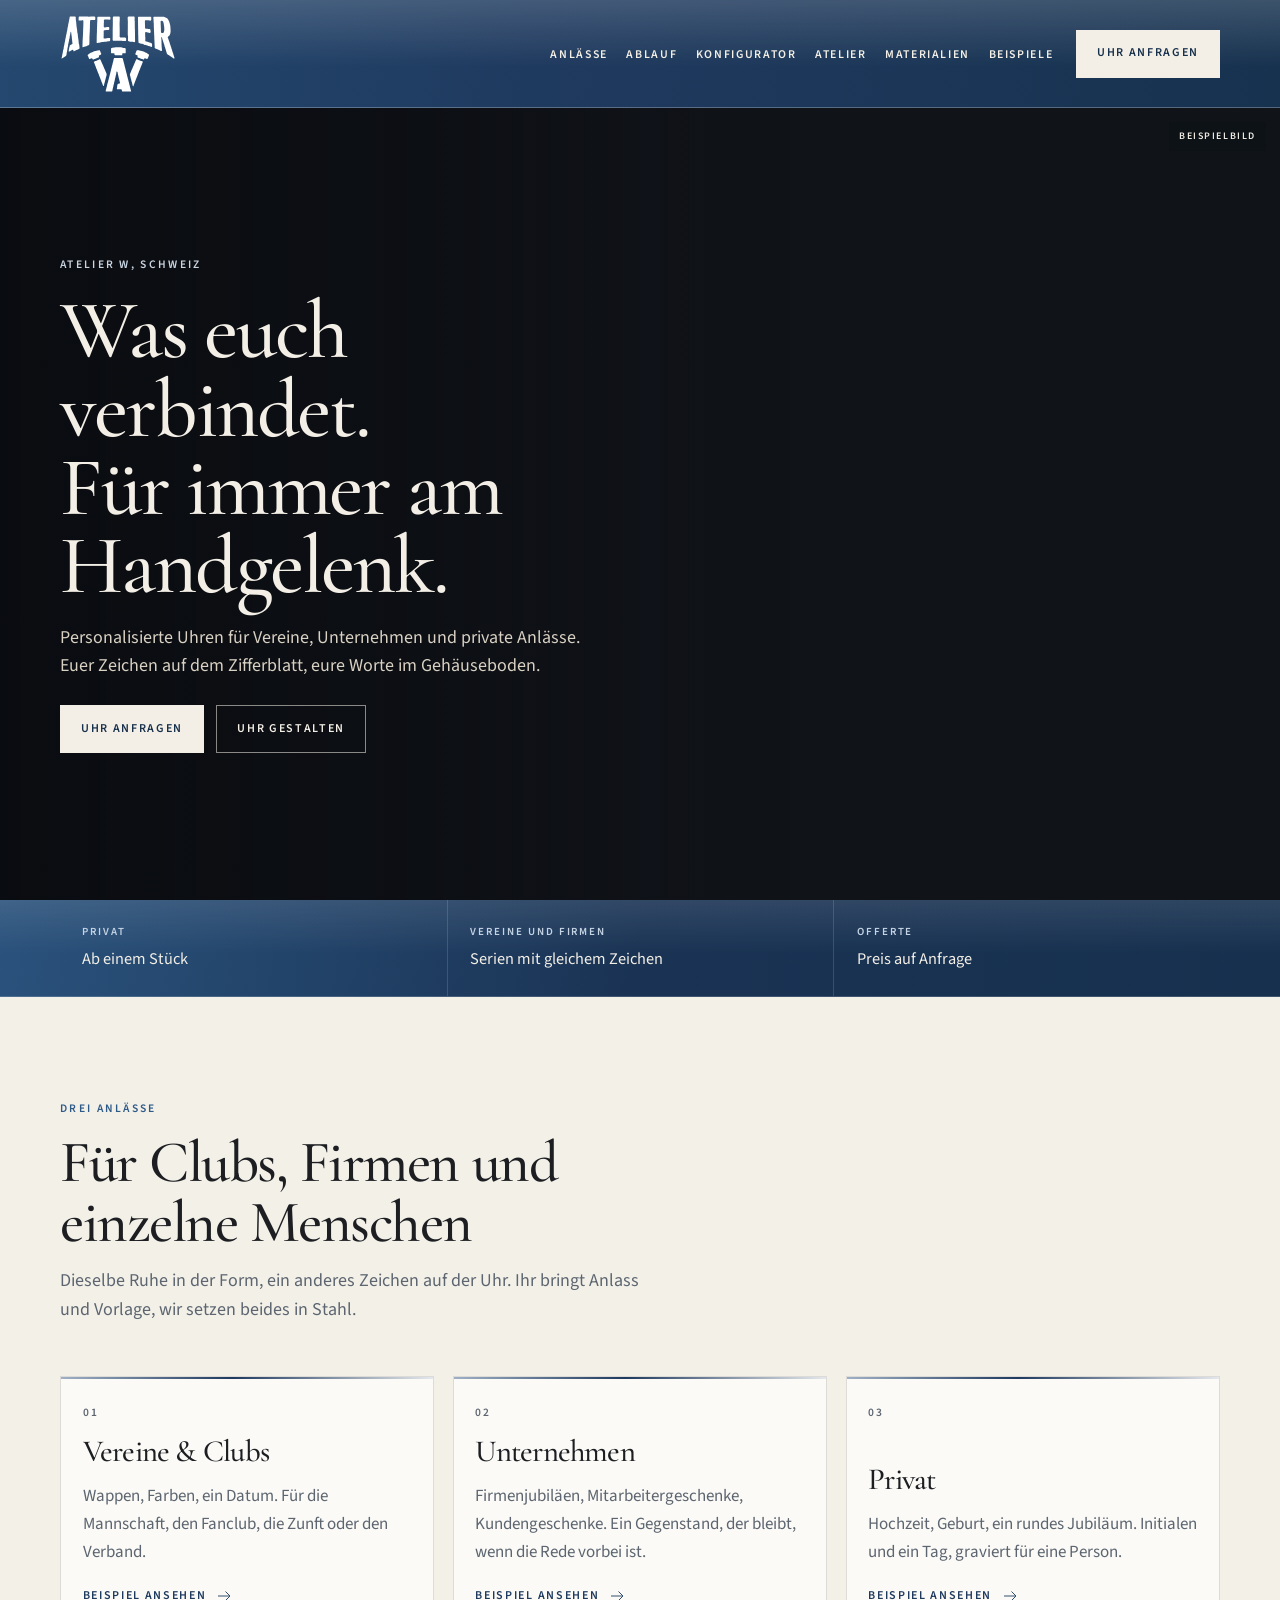
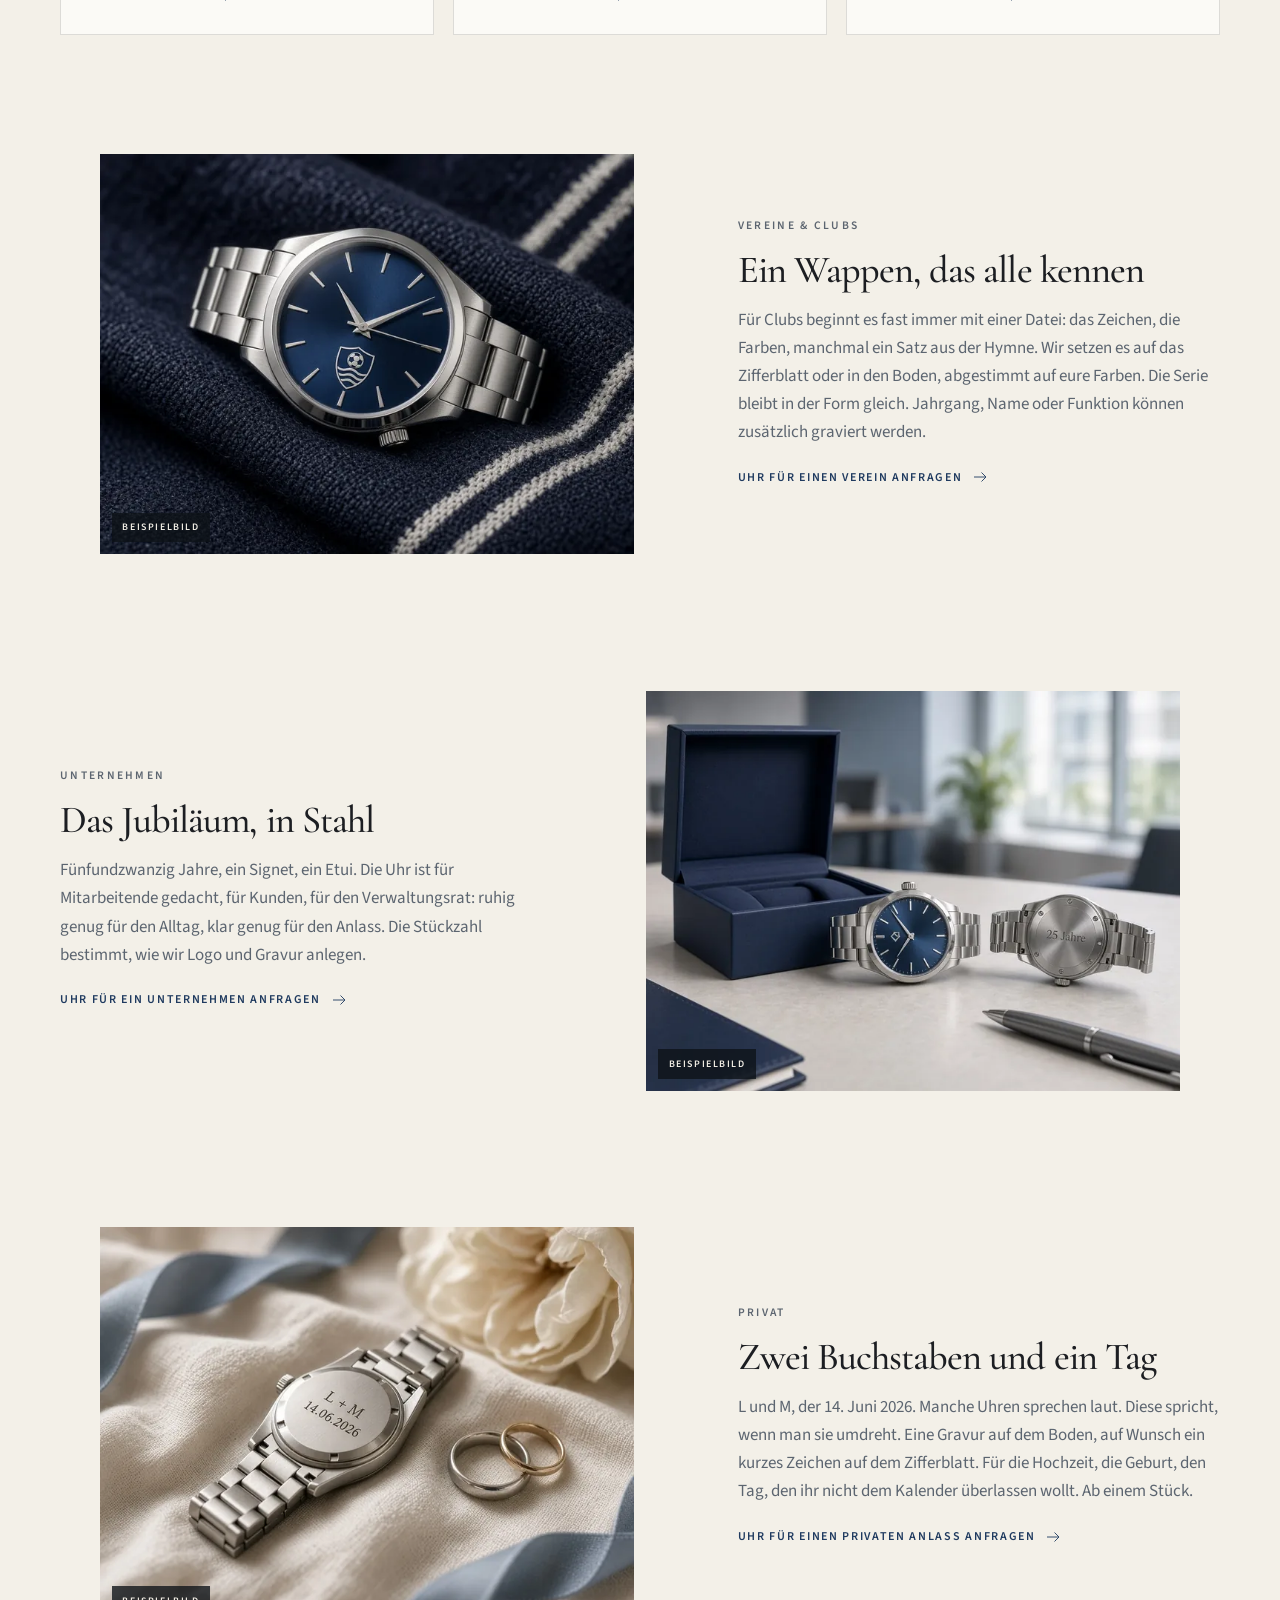
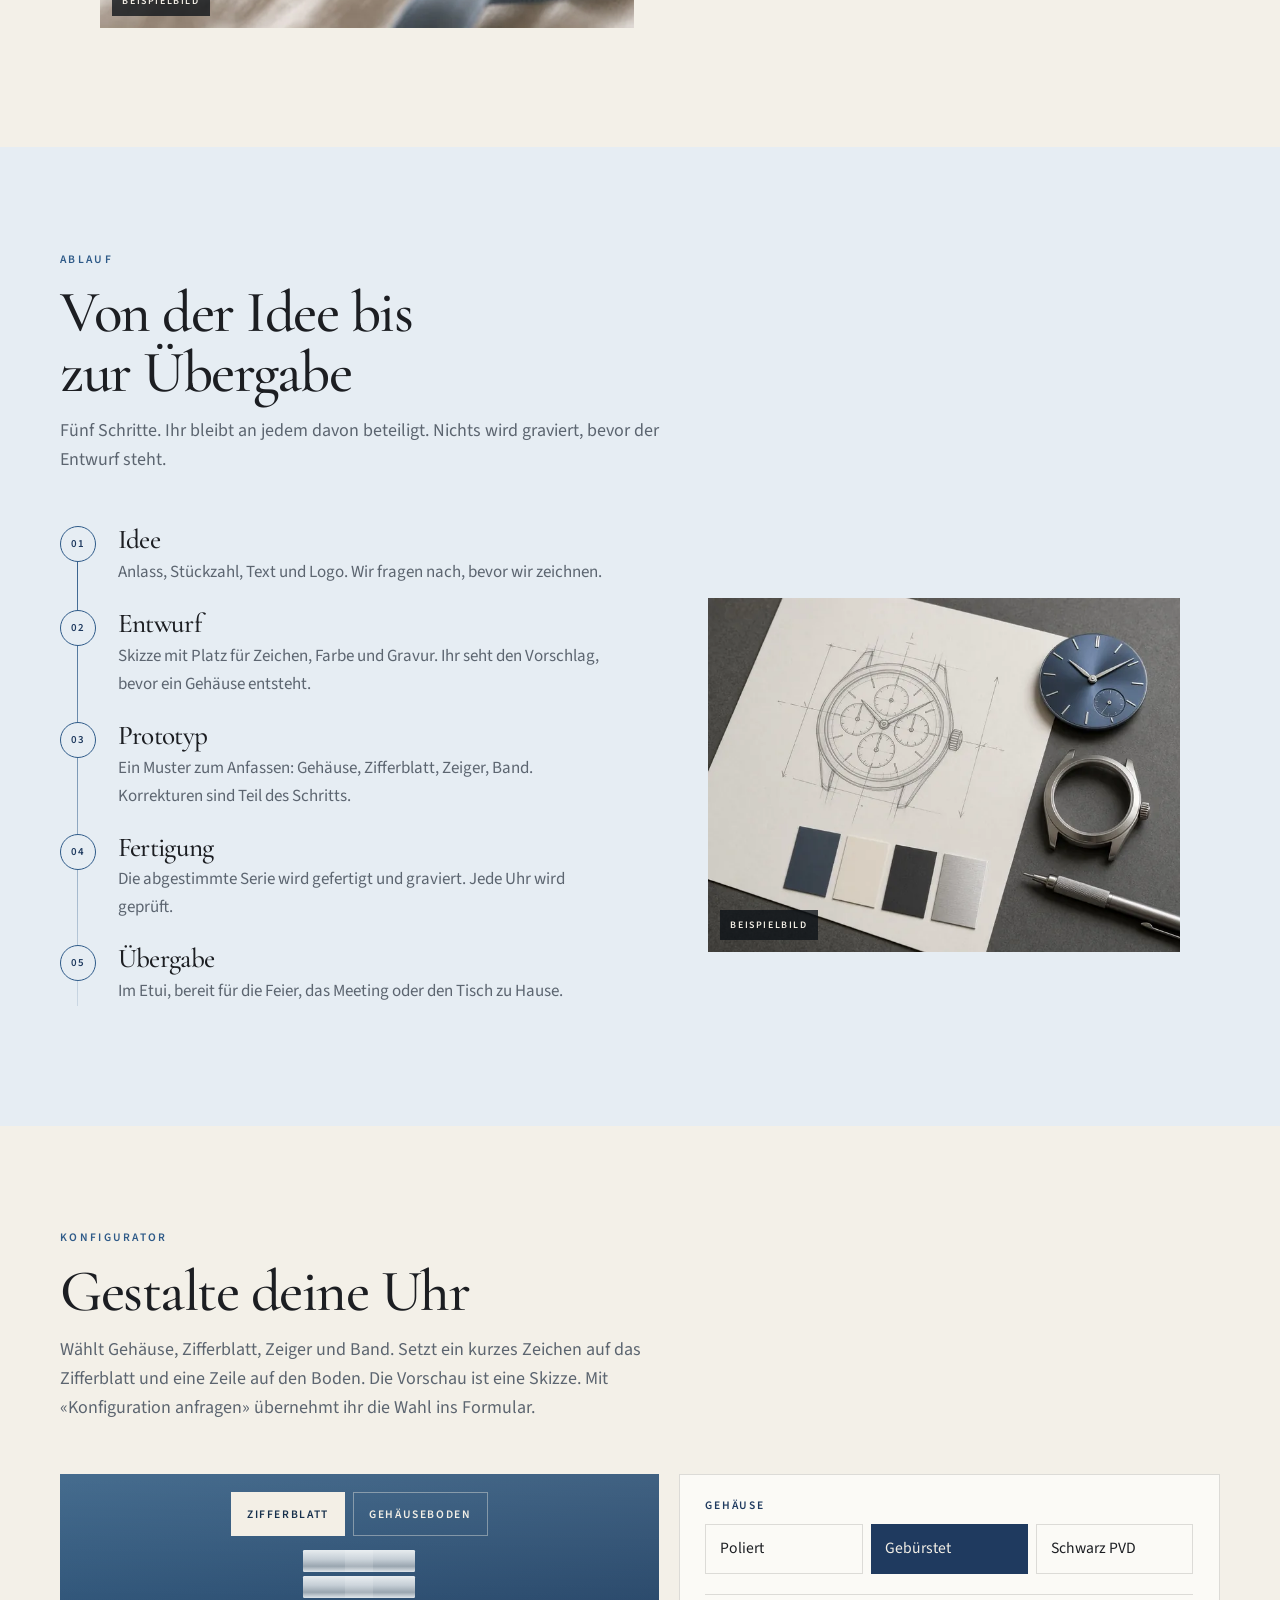
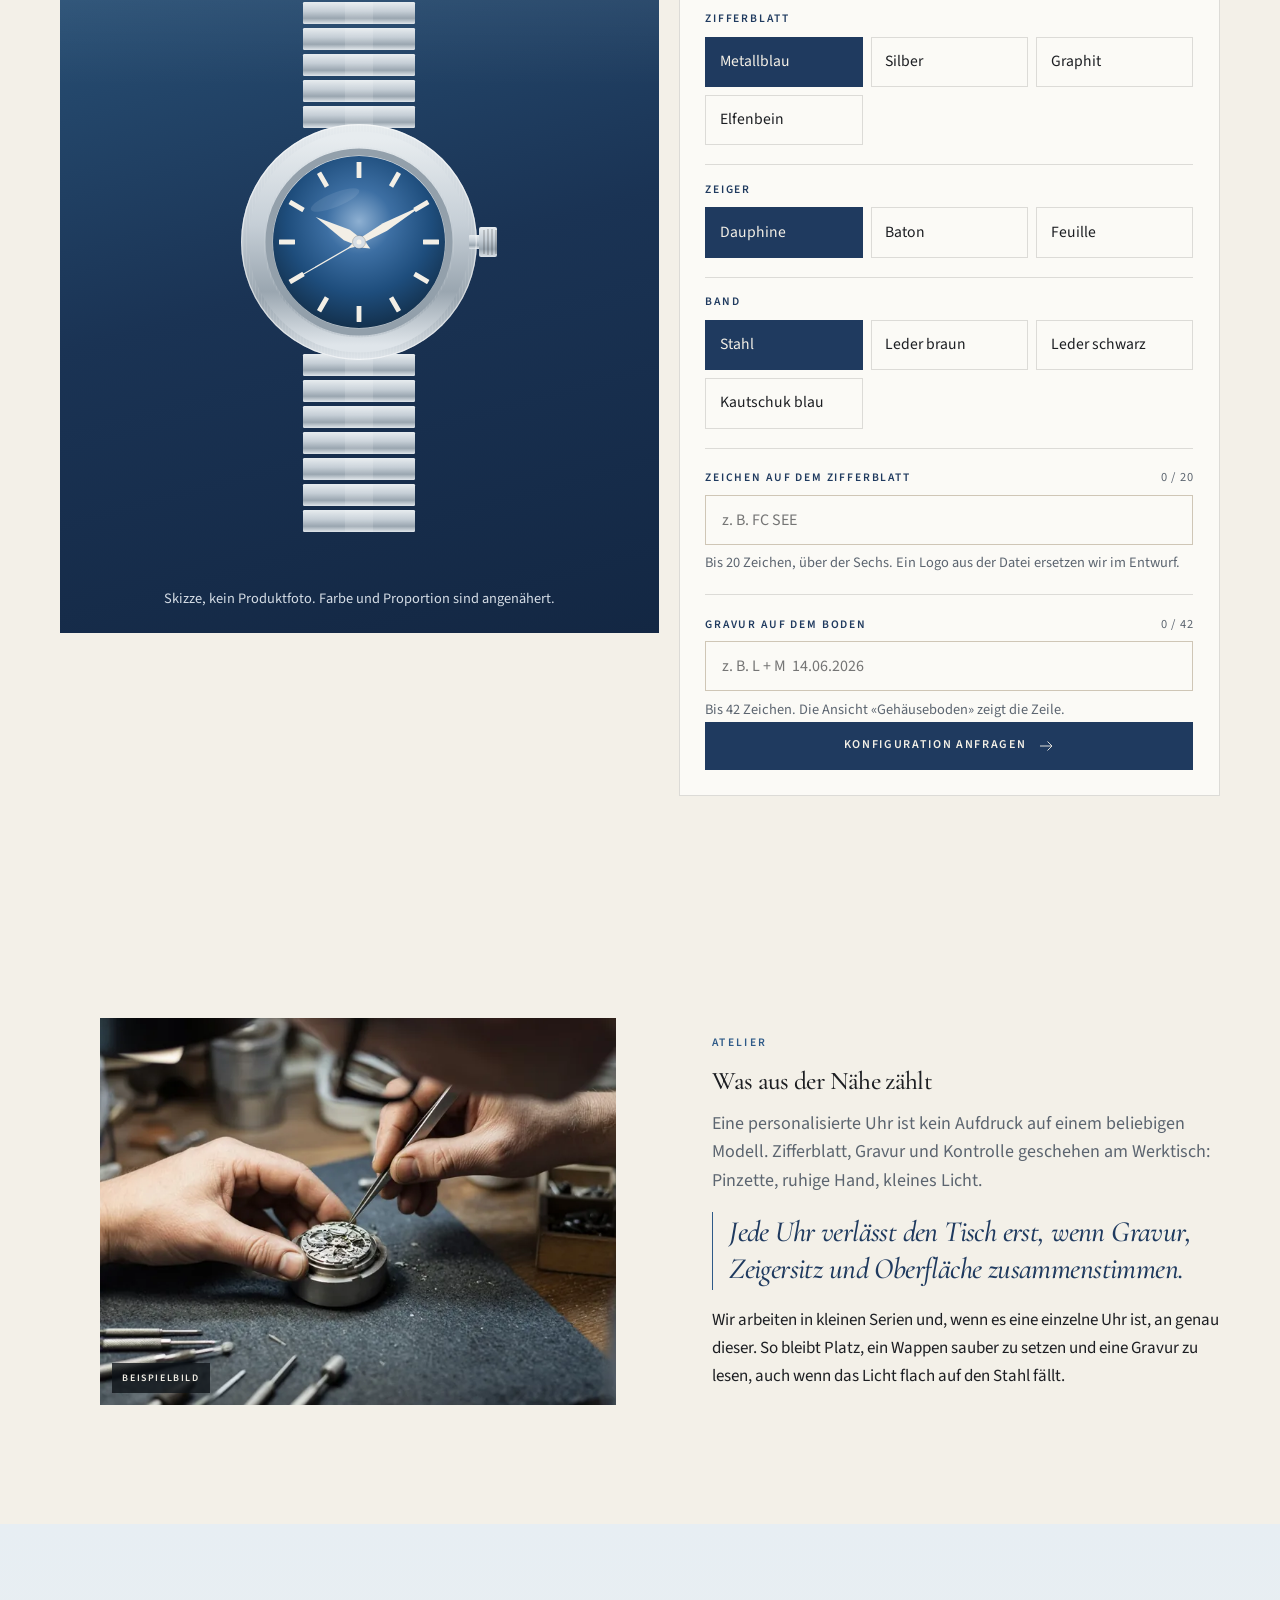
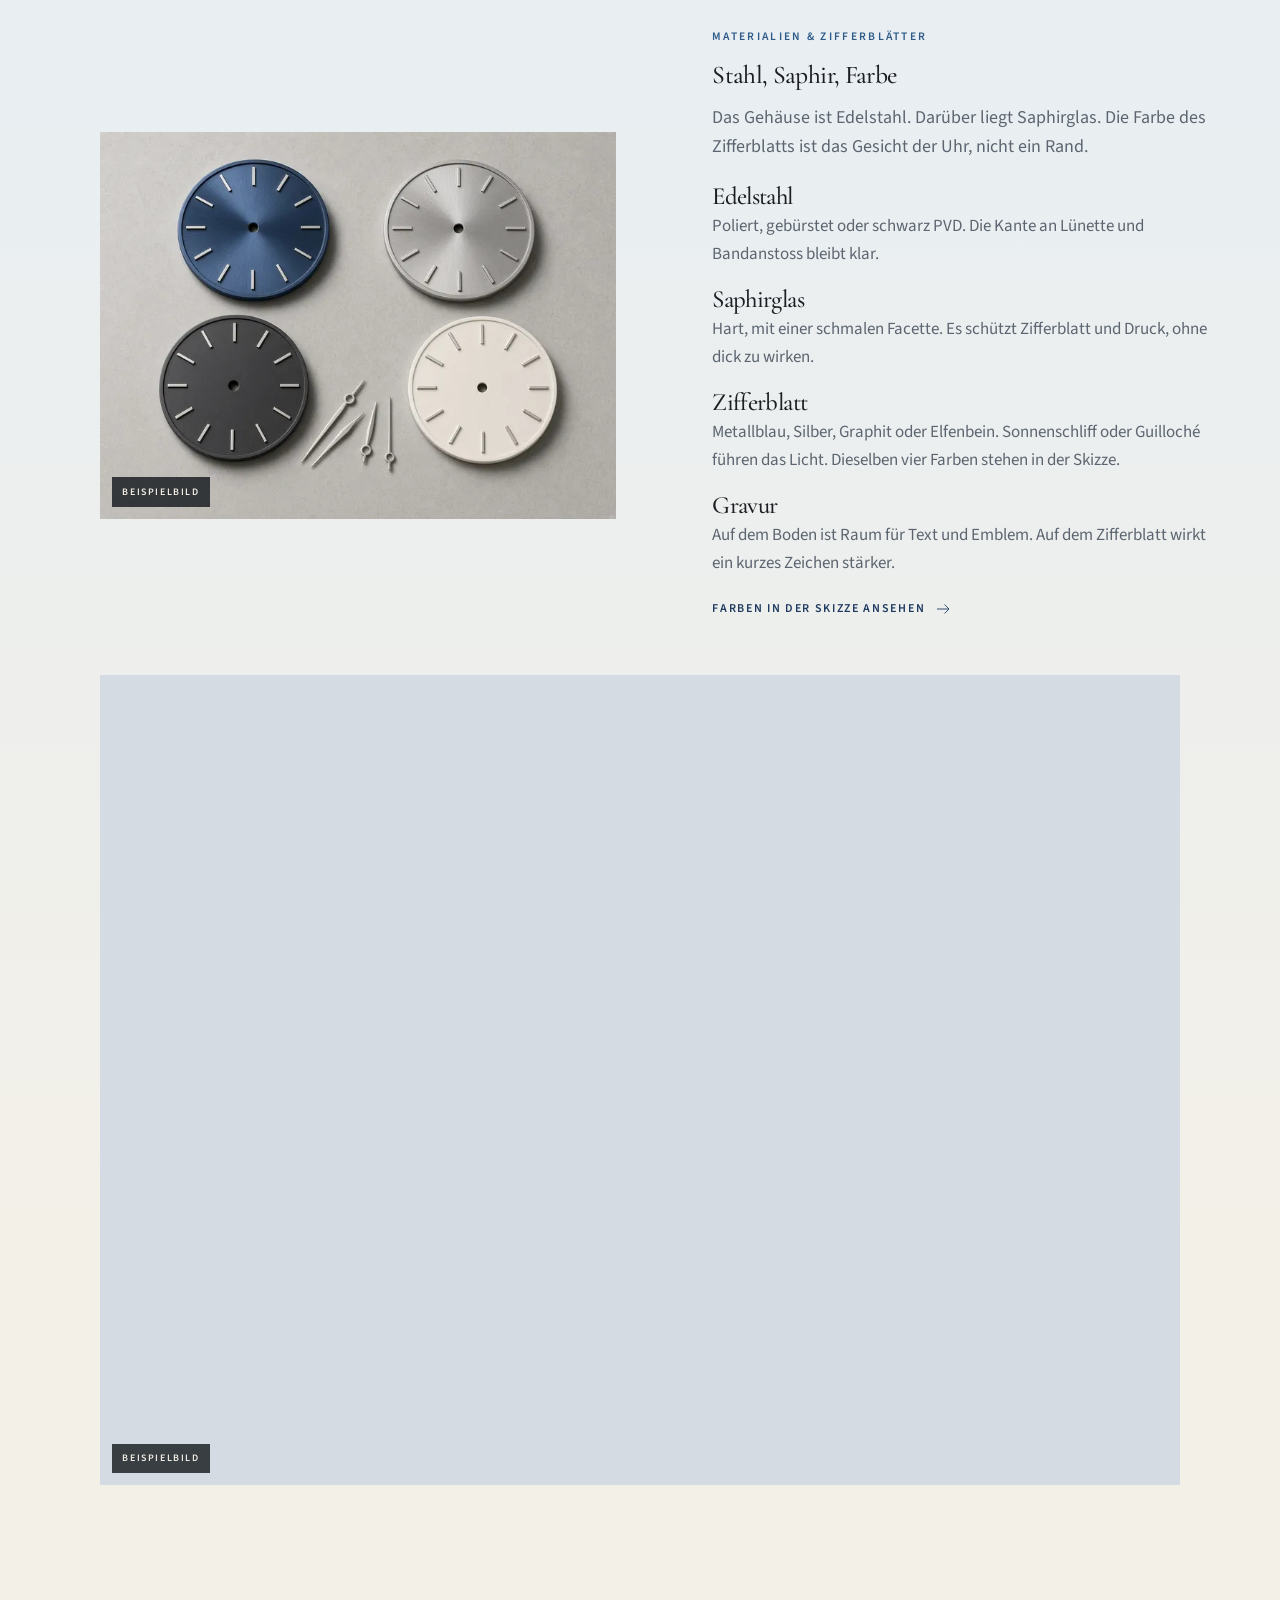
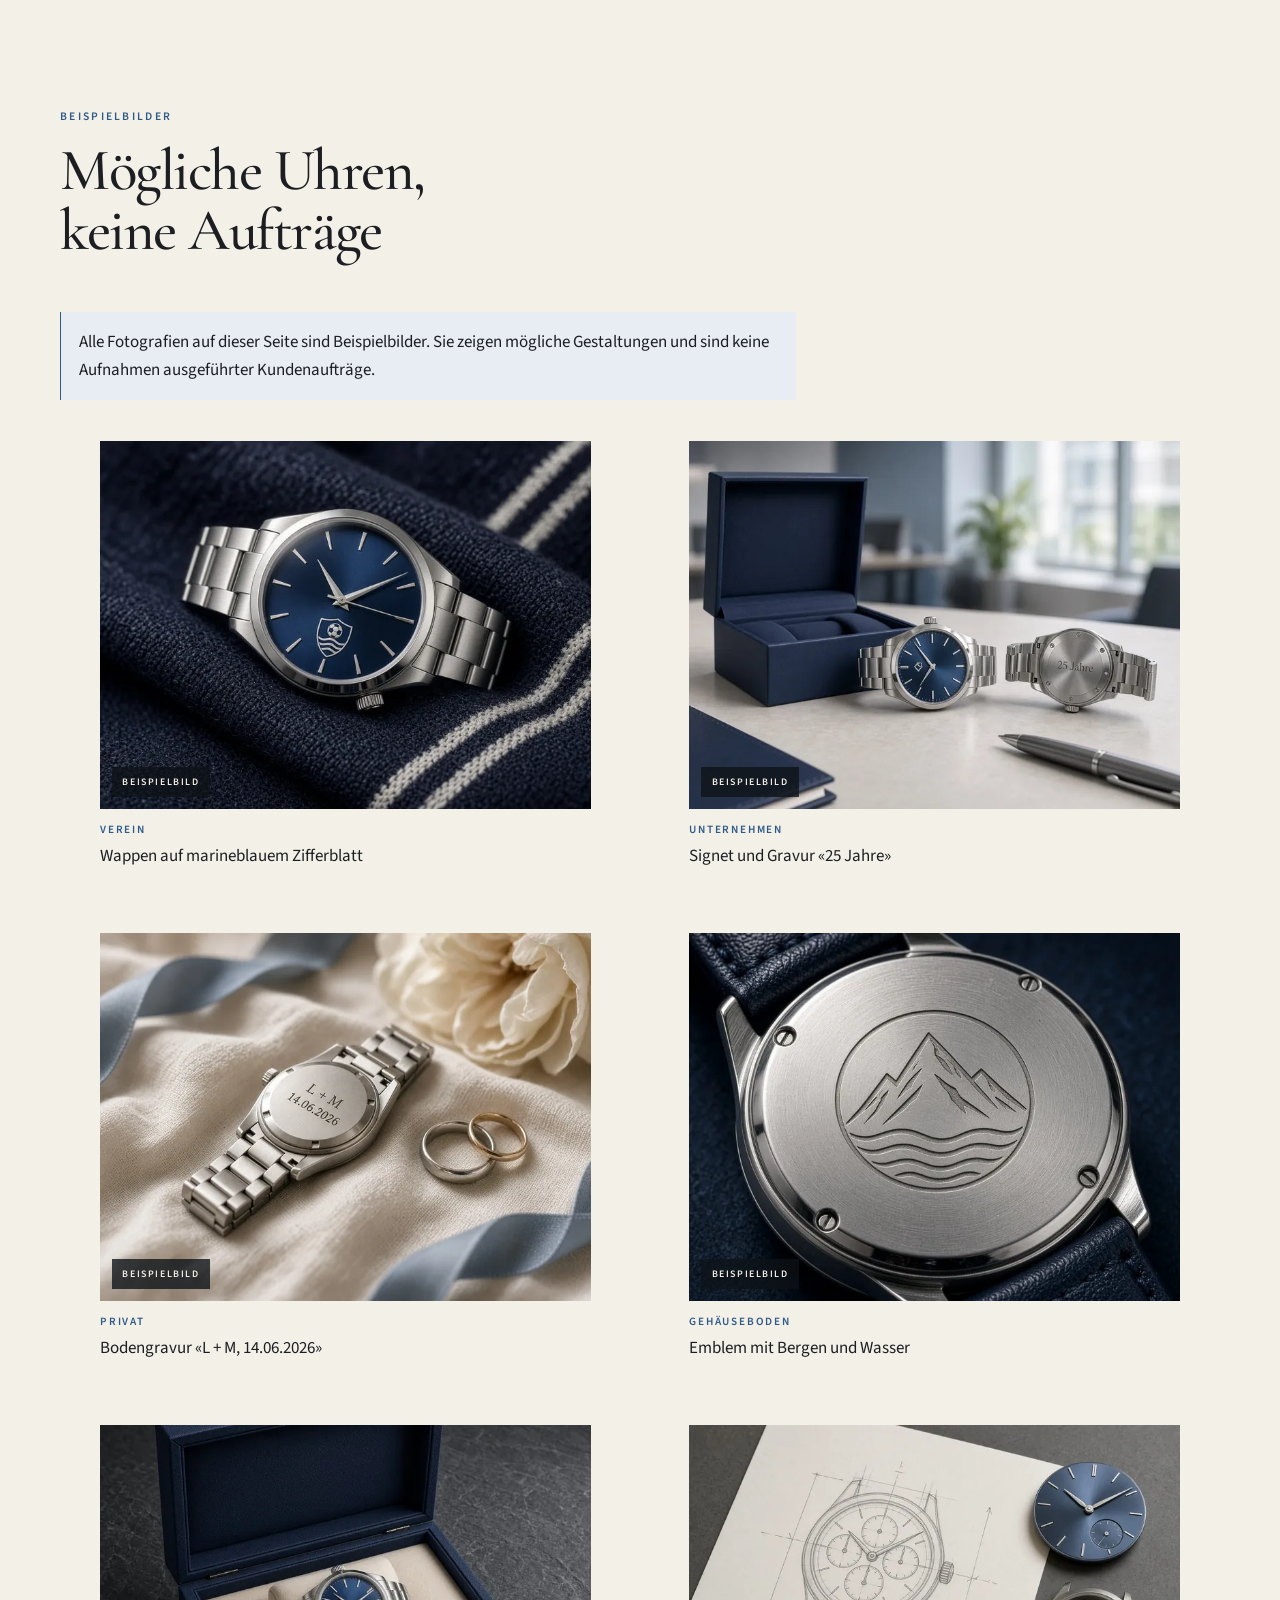
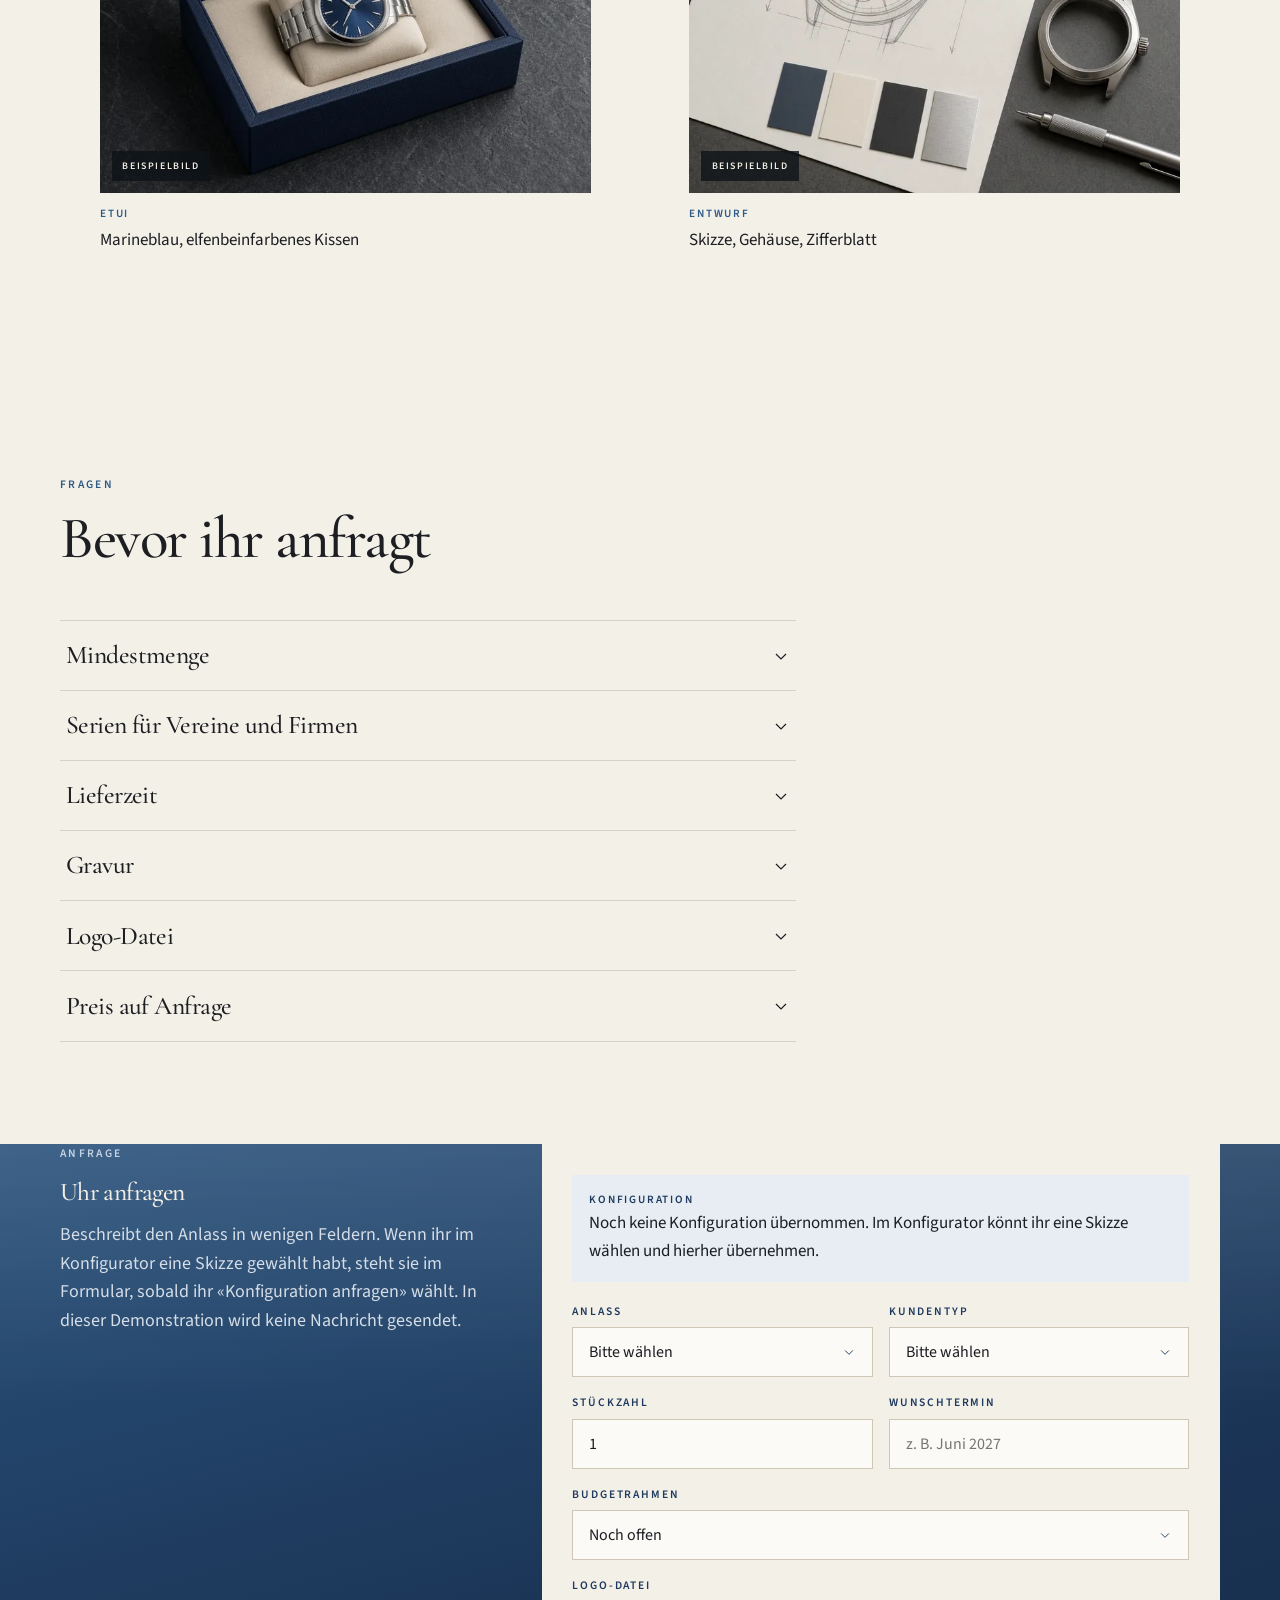
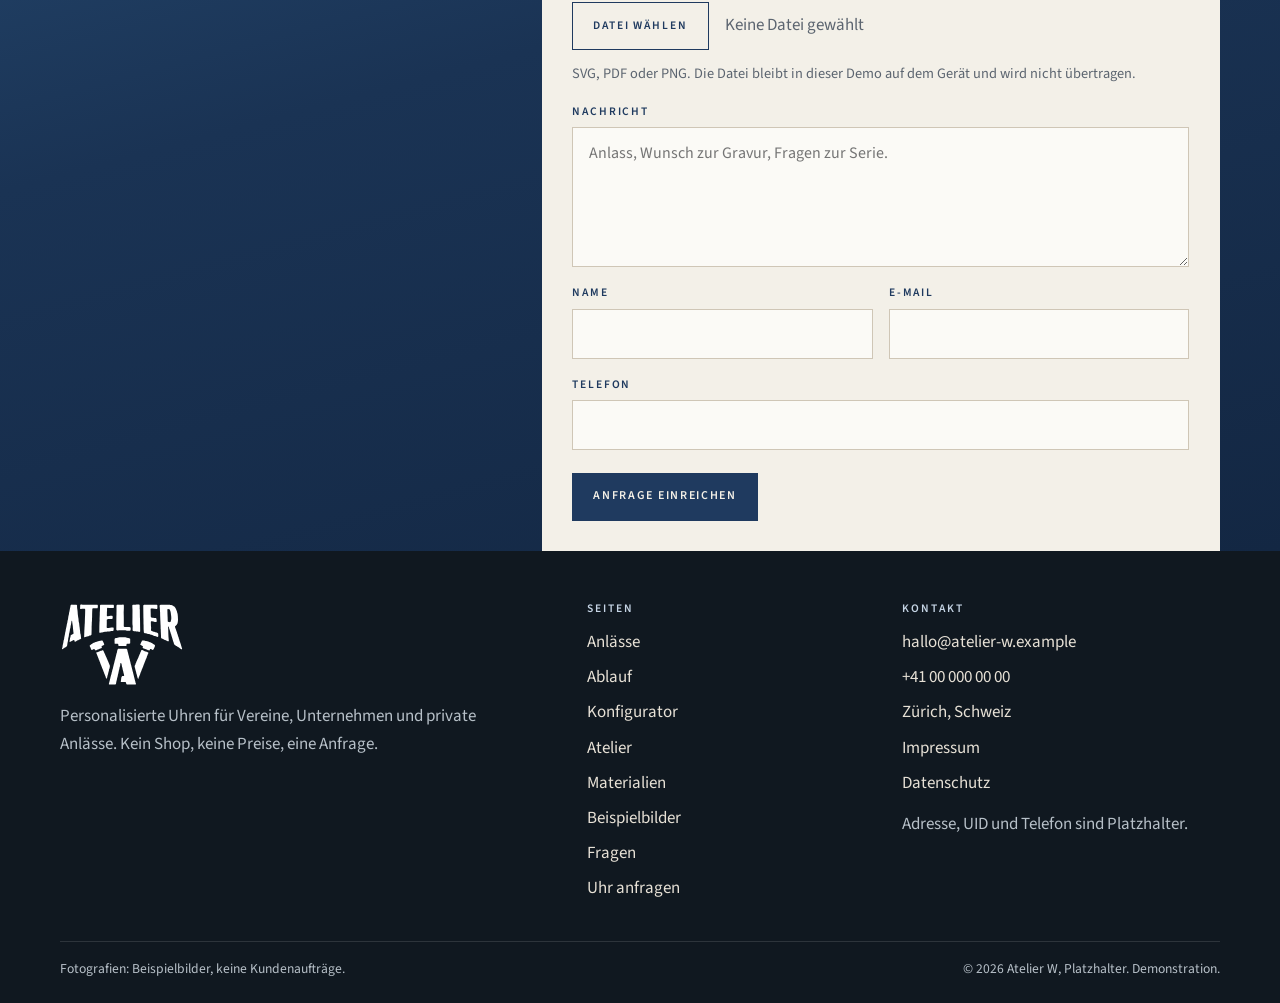
<file: index.html>
<!DOCTYPE html>
<html lang="de-CH">
<head>
  <meta charset="utf-8">
  <meta name="viewport" content="width=device-width, initial-scale=1">
  <title>Atelier W — Personalisierte Uhren</title>
  <meta name="description" content="Atelier W gestaltet personalisierte Uhren für Vereine, Unternehmen und private Anlässe. Anfrage statt Shop. Preis auf Anfrage.">
  <meta name="theme-color" content="#1f3a5f">
  <link rel="icon" href="assets/logo/atelier-w-logo.svg" type="image/svg+xml">
  <link rel="preload" href="assets/fonts/cormorant-garamond-500.woff2" as="font" type="font/woff2" crossorigin>
  <link rel="preload" href="assets/fonts/source-sans-3-400.woff2" as="font" type="font/woff2" crossorigin>
  <link rel="preload" href="assets/images/hero-720.webp" as="image" type="image/webp" media="(max-width: 899px)" fetchpriority="high">
  <link rel="preload" href="assets/images/hero-1440.webp" as="image" type="image/webp" media="(min-width: 900px)">
  <link rel="stylesheet" href="css/styles.css">
  <script>document.documentElement.classList.add("js");</script>
  <noscript>
    <style>
      @media (max-width: 1119px) {
        .nav-toggle { display: none !important; }
        .nav-panel {
          position: static !important;
          opacity: 1 !important;
          visibility: visible !important;
          transform: none !important;
          background: transparent !important;
          display: flex !important;
          flex-direction: row !important;
          flex-wrap: wrap !important;
          align-items: center !important;
          padding: 0 !important;
          overflow: visible !important;
        }
        .header-bar { height: auto; min-height: var(--nav-h); flex-wrap: wrap; padding: 0.75rem 0; }
        .site-header { height: auto; }
        .nav-links { display: flex !important; flex-wrap: wrap; gap: 0.4rem 0.9rem !important; }
        .nav-links a {
          font-family: var(--sans) !important;
          font-size: 0.78rem !important;
          letter-spacing: 0.12em !important;
          text-transform: uppercase !important;
          border-bottom: 0 !important;
          padding: 0.35rem 0 !important;
        }
      }
    </style>
  </noscript>
</head>
<body>
  <a class="skip" href="#inhalt">Zum Inhalt</a>
  <header class="site-header">
    <div class="wrap header-bar">
      <a class="brand" href="index.html">
        <img src="assets/logo/atelier-w-logo-white.svg" alt="Atelier W" width="116" height="78">
      </a>
      <button class="nav-toggle" id="navToggle" type="button" aria-expanded="false" aria-controls="navPanel" aria-label="Menü">
        <svg class="icon-menu" viewBox="0 0 24 24" aria-hidden="true">
          <path d="M4 8h16M4 16h16" fill="none" stroke="currentColor" stroke-width="1.2"></path>
        </svg>
        <svg class="icon-close is-hidden" viewBox="0 0 24 24" aria-hidden="true">
          <path d="M6 6l12 12M18 6L6 18" fill="none" stroke="currentColor" stroke-width="1.2"></path>
        </svg>
      </button>
      <div class="nav-panel" id="navPanel">
        <nav aria-label="Hauptnavigation">
          <ul class="nav-links">
            <li><a href="#anlaesse">Anlässe</a></li>
            <li><a href="#ablauf">Ablauf</a></li>
            <li><a href="#konfigurator">Konfigurator</a></li>
            <li><a href="#atelier">Atelier</a></li>
            <li><a href="#materialien">Materialien</a></li>
            <li><a href="#beispiele">Beispiele</a></li>
          </ul>
        </nav>
        <a class="btn btn-ivory nav-cta" href="#anfrage">Uhr anfragen</a>
      </div>
    </div>
  </header>

  <noscript>
    <p class="noscript-banner">Navigation, Konfigurator und Formular dieser Demonstration sind mit JavaScript bedienbar. Die Texte bleiben ohne Skript lesbar.</p>
  </noscript>

  <main id="inhalt">
    <section class="hero" aria-labelledby="hero-title">
      <div class="hero-media">
        <picture>
          <source media="(min-width: 900px)" srcset="assets/images/hero-1440.webp" type="image/webp">
          <source media="(max-width: 899px)" srcset="assets/images/hero-720.webp" type="image/webp">
          <img src="assets/images/hero-720.webp" alt="Stahlarmbanduhr mit metallblauem Sonnenschliff-Zifferblatt auf dunklem Grund" width="1440" height="810" fetchpriority="high" decoding="async">
        </picture>
        <span class="sample-tag">Beispielbild</span>
      </div>
      <div class="hero-copy">
        <div class="hero-copy-inner">
          <p class="eyebrow">Atelier W, Schweiz</p>
          <h1 id="hero-title"><span class="h1-line">Was euch verbindet.</span> <span class="h1-line">Für immer am Handgelenk.</span></h1>
          <p class="lead">Personalisierte Uhren für Vereine, Unternehmen und private Anlässe. Euer Zeichen auf dem Zifferblatt, eure Worte im Gehäuseboden.</p>
          <div class="hero-actions">
            <a class="btn btn-ivory" href="#anfrage">Uhr anfragen</a>
            <a class="btn btn-ghost" href="#konfigurator">Uhr gestalten</a>
          </div>
        </div>
      </div>
    </section>

    <section class="facts" aria-label="Kurz gesagt">
      <div class="wrap facts-row">
        <p><span class="fact-k">Privat</span>Ab einem Stück</p>
        <p><span class="fact-k">Vereine und Firmen</span>Serien mit gleichem Zeichen</p>
        <p><span class="fact-k">Offerte</span>Preis auf Anfrage</p>
      </div>
    </section>

    <section class="section" id="anlaesse">
      <div class="wrap">
        <header class="section-head reveal">
          <p class="eyebrow">Drei Anlässe</p>
          <h2>Für Clubs, Firmen und einzelne Menschen</h2>
          <p class="lead">Dieselbe Ruhe in der Form, ein anderes Zeichen auf der Uhr. Ihr bringt Anlass und Vorlage, wir setzen beides in Stahl.</p>
        </header>
        <div class="cards">
          <article class="audience-card reveal">
            <p class="card-index">01</p>
            <h3>Vereine &amp; Clubs</h3>
            <p>Wappen, Farben, ein Datum. Für die Mannschaft, den Fanclub, die Zunft oder den Verband.</p>
            <a class="text-link" href="#vereine">Beispiel ansehen
              <svg class="icon" viewBox="0 0 24 24" aria-hidden="true"><path d="M4 12h15M14 6l6 6-6 6" fill="none" stroke="currentColor" stroke-width="1.2"></path></svg>
            </a>
          </article>
          <article class="audience-card reveal delay-1">
            <p class="card-index">02</p>
            <h3>Unternehmen</h3>
            <p>Firmenjubiläen, Mitarbeitergeschenke, Kundengeschenke. Ein Gegenstand, der bleibt, wenn die Rede vorbei ist.</p>
            <a class="text-link" href="#unternehmen">Beispiel ansehen
              <svg class="icon" viewBox="0 0 24 24" aria-hidden="true"><path d="M4 12h15M14 6l6 6-6 6" fill="none" stroke="currentColor" stroke-width="1.2"></path></svg>
            </a>
          </article>
          <article class="audience-card reveal delay-2">
            <p class="card-index">03</p>
            <h3>Privat</h3>
            <p>Hochzeit, Geburt, ein rundes Jubiläum. Initialen und ein Tag, graviert für eine Person.</p>
            <a class="text-link" href="#privat">Beispiel ansehen
              <svg class="icon" viewBox="0 0 24 24" aria-hidden="true"><path d="M4 12h15M14 6l6 6-6 6" fill="none" stroke="currentColor" stroke-width="1.2"></path></svg>
            </a>
          </article>
        </div>

        <div class="stories">
          <article class="story" id="vereine">
            <figure class="reveal">
              <div class="photo">
                <img src="assets/images/club-720.webp" srcset="assets/images/club-720.webp 720w, assets/images/club-1440.webp 1440w" sizes="(max-width: 899px) calc(100vw - 3rem), 46vw" alt="Stahlarmbanduhr mit marineblauem Zifferblatt und Fussballwappen auf einem dunkelblauen Schal" width="1440" height="1080" loading="lazy" decoding="async">
                <span class="sample-tag">Beispielbild</span>
              </div>
            </figure>
            <div class="story-copy reveal">
              <p class="eyebrow">Vereine &amp; Clubs</p>
              <h3>Ein Wappen, das alle kennen</h3>
              <p>Für Clubs beginnt es fast immer mit einer Datei: das Zeichen, die Farben, manchmal ein Satz aus der Hymne. Wir setzen es auf das Zifferblatt oder in den Boden, abgestimmt auf eure Farben. Die Serie bleibt in der Form gleich. Jahrgang, Name oder Funktion können zusätzlich graviert werden.</p>
              <a class="text-link" href="#anfrage" data-kundentyp="verein">Uhr für einen Verein anfragen
                <svg class="icon" viewBox="0 0 24 24" aria-hidden="true"><path d="M4 12h15M14 6l6 6-6 6" fill="none" stroke="currentColor" stroke-width="1.2"></path></svg>
              </a>
            </div>
          </article>

          <article class="story reverse" id="unternehmen">
            <figure class="reveal">
              <div class="photo">
                <img src="assets/images/company-720.webp" srcset="assets/images/company-720.webp 720w, assets/images/company-1440.webp 1440w" sizes="(max-width: 899px) calc(100vw - 3rem), 46vw" alt="Zwei Uhren auf einem Tisch, eine mit kleinem Signet, die andere mit Gravur 25 Jahre, daneben ein offenes Etui" width="1440" height="1080" loading="lazy" decoding="async">
                <span class="sample-tag">Beispielbild</span>
              </div>
            </figure>
            <div class="story-copy reveal">
              <p class="eyebrow">Unternehmen</p>
              <h3>Das Jubiläum, in Stahl</h3>
              <p>Fünfundzwanzig Jahre, ein Signet, ein Etui. Die Uhr ist für Mitarbeitende gedacht, für Kunden, für den Verwaltungsrat: ruhig genug für den Alltag, klar genug für den Anlass. Die Stückzahl bestimmt, wie wir Logo und Gravur anlegen.</p>
              <a class="text-link" href="#anfrage" data-kundentyp="unternehmen">Uhr für ein Unternehmen anfragen
                <svg class="icon" viewBox="0 0 24 24" aria-hidden="true"><path d="M4 12h15M14 6l6 6-6 6" fill="none" stroke="currentColor" stroke-width="1.2"></path></svg>
              </a>
            </div>
          </article>

          <article class="story" id="privat">
            <figure class="reveal">
              <div class="photo">
                <img src="assets/images/private-720.webp" srcset="assets/images/private-720.webp 720w, assets/images/private-1440.webp 1440w" sizes="(max-width: 899px) calc(100vw - 3rem), 46vw" alt="Bodengravur L + M und 14.06.2026 auf hellem Leinen, daneben zwei Ringe" width="1440" height="1080" loading="lazy" decoding="async">
                <span class="sample-tag">Beispielbild</span>
              </div>
            </figure>
            <div class="story-copy reveal">
              <p class="eyebrow">Privat</p>
              <h3>Zwei Buchstaben und ein Tag</h3>
              <p>L und M, der 14. Juni 2026. Manche Uhren sprechen laut. Diese spricht, wenn man sie umdreht. Eine Gravur auf dem Boden, auf Wunsch ein kurzes Zeichen auf dem Zifferblatt. Für die Hochzeit, die Geburt, den Tag, den ihr nicht dem Kalender überlassen wollt. Ab einem Stück.</p>
              <a class="text-link" href="#anfrage" data-kundentyp="privat">Uhr für einen privaten Anlass anfragen
                <svg class="icon" viewBox="0 0 24 24" aria-hidden="true"><path d="M4 12h15M14 6l6 6-6 6" fill="none" stroke="currentColor" stroke-width="1.2"></path></svg>
              </a>
            </div>
          </article>
        </div>
      </div>
    </section>

    <section class="section process-band" id="ablauf">
      <div class="wrap">
        <header class="section-head reveal">
          <p class="eyebrow">Ablauf</p>
          <h2>Von der Idee bis zur Übergabe</h2>
          <p class="lead">Fünf Schritte. Ihr bleibt an jedem davon beteiligt. Nichts wird graviert, bevor der Entwurf steht.</p>
        </header>
        <div class="process-grid">
          <ol class="steps reveal">
            <li class="step">
              <span class="step-no">01</span>
              <div>
                <h3>Idee</h3>
                <p>Anlass, Stückzahl, Text und Logo. Wir fragen nach, bevor wir zeichnen.</p>
              </div>
            </li>
            <li class="step">
              <span class="step-no">02</span>
              <div>
                <h3>Entwurf</h3>
                <p>Skizze mit Platz für Zeichen, Farbe und Gravur. Ihr seht den Vorschlag, bevor ein Gehäuse entsteht.</p>
              </div>
            </li>
            <li class="step">
              <span class="step-no">03</span>
              <div>
                <h3>Prototyp</h3>
                <p>Ein Muster zum Anfassen: Gehäuse, Zifferblatt, Zeiger, Band. Korrekturen sind Teil des Schritts.</p>
              </div>
            </li>
            <li class="step">
              <span class="step-no">04</span>
              <div>
                <h3>Fertigung</h3>
                <p>Die abgestimmte Serie wird gefertigt und graviert. Jede Uhr wird geprüft.</p>
              </div>
            </li>
            <li class="step">
              <span class="step-no">05</span>
              <div>
                <h3>Übergabe</h3>
                <p>Im Etui, bereit für die Feier, das Meeting oder den Tisch zu Hause.</p>
              </div>
            </li>
          </ol>
          <figure class="reveal">
            <div class="photo">
              <img src="assets/images/sketch-720.webp" srcset="assets/images/sketch-720.webp 720w, assets/images/sketch-1440.webp 1440w" sizes="(max-width: 899px) calc(100vw - 3rem), 42vw" alt="Entwurfsskizze einer Uhr mit Farbmustern, Stahlgehäuse und blauem Zifferblatt" width="1440" height="1080" loading="lazy" decoding="async">
              <span class="sample-tag">Beispielbild</span>
            </div>
          </figure>
        </div>
      </div>
    </section>

    <section class="section" id="konfigurator">
      <div class="wrap">
        <header class="section-head reveal">
          <p class="eyebrow">Konfigurator</p>
          <h2>Gestalte deine Uhr</h2>
          <p class="lead">Wählt Gehäuse, Zifferblatt, Zeiger und Band. Setzt ein kurzes Zeichen auf das Zifferblatt und eine Zeile auf den Boden. Die Vorschau ist eine Skizze. Mit «Konfiguration anfragen» übernehmt ihr die Wahl ins Formular.</p>
        </header>
        <div class="config-layout">
          <div class="vitrine reveal">
            <div class="view-toggle" role="group" aria-label="Ansicht der Skizze">
              <button type="button" data-config="view" data-value="front" aria-pressed="true">Zifferblatt</button>
              <button type="button" data-config="view" data-value="back" aria-pressed="false">Gehäuseboden</button>
            </div>
            <svg id="watch" class="watch" viewBox="0 0 420 640" role="img" aria-labelledby="watchTitle" data-finish="gebuerstet" data-dial="blau" data-hands="dauphine" data-strap="stahl" data-view="front">
              <title id="watchTitle">Skizze der konfigurierten Uhr</title>
              <defs>
                <linearGradient id="gradPoliert" x1="0" y1="0" x2="1" y2="1">
                  <stop offset="0" stop-color="#ffffff"></stop>
                  <stop offset="0.22" stop-color="#d5dbe1"></stop>
                  <stop offset="0.5" stop-color="#8f9ba6"></stop>
                  <stop offset="0.74" stop-color="#eef2f4"></stop>
                  <stop offset="1" stop-color="#b7c1c9"></stop>
                </linearGradient>
                <linearGradient id="gradBrush" x1="0" y1="0" x2="0" y2="1">
                  <stop offset="0" stop-color="#e7ecef"></stop>
                  <stop offset="0.42" stop-color="#c5ced6"></stop>
                  <stop offset="0.74" stop-color="#9aa6b0"></stop>
                  <stop offset="1" stop-color="#dfe5ea"></stop>
                </linearGradient>
                <linearGradient id="gradPvd" x1="0" y1="0" x2="1" y2="1">
                  <stop offset="0" stop-color="#4a4e55"></stop>
                  <stop offset="0.38" stop-color="#1b1d21"></stop>
                  <stop offset="0.7" stop-color="#2a2d32"></stop>
                  <stop offset="1" stop-color="#0e0f12"></stop>
                </linearGradient>
                <radialGradient id="dialBlau" cx="50%" cy="38%" r="68%">
                  <stop offset="0" stop-color="#8eb0d2"></stop>
                  <stop offset="0.28" stop-color="#3d6fa3"></stop>
                  <stop offset="0.62" stop-color="#1e4d7c"></stop>
                  <stop offset="1" stop-color="#10283f"></stop>
                </radialGradient>
                <radialGradient id="dialSilber" cx="50%" cy="38%" r="68%">
                  <stop offset="0" stop-color="#ffffff"></stop>
                  <stop offset="0.42" stop-color="#d5dbe1"></stop>
                  <stop offset="1" stop-color="#8e99a3"></stop>
                </radialGradient>
                <radialGradient id="dialGraphit" cx="50%" cy="38%" r="68%">
                  <stop offset="0" stop-color="#5c636c"></stop>
                  <stop offset="0.48" stop-color="#2a2e34"></stop>
                  <stop offset="1" stop-color="#121417"></stop>
                </radialGradient>
                <radialGradient id="dialElfenbein" cx="50%" cy="40%" r="70%">
                  <stop offset="0" stop-color="#fffaf3"></stop>
                  <stop offset="0.55" stop-color="#f0e6d6"></stop>
                  <stop offset="1" stop-color="#d9cbb6"></stop>
                </radialGradient>
                <linearGradient id="leatherBrown" x1="0" y1="0" x2="1" y2="0">
                  <stop offset="0" stop-color="#3a2418"></stop>
                  <stop offset="0.35" stop-color="#7a5138"></stop>
                  <stop offset="0.5" stop-color="#8d6249"></stop>
                  <stop offset="0.72" stop-color="#6b4632"></stop>
                  <stop offset="1" stop-color="#2c1b12"></stop>
                </linearGradient>
                <linearGradient id="leatherBlack" x1="0" y1="0" x2="1" y2="0">
                  <stop offset="0" stop-color="#141414"></stop>
                  <stop offset="0.4" stop-color="#3a3a3a"></stop>
                  <stop offset="0.55" stop-color="#4a4a4a"></stop>
                  <stop offset="1" stop-color="#101010"></stop>
                </linearGradient>
                <linearGradient id="rubberBlue" x1="0" y1="0" x2="1" y2="0">
                  <stop offset="0" stop-color="#14283f"></stop>
                  <stop offset="0.5" stop-color="#2c5a86"></stop>
                  <stop offset="1" stop-color="#12243a"></stop>
                </linearGradient>
                <pattern id="grainPattern" patternUnits="userSpaceOnUse" width="3" height="3">
                  <path d="M1.5 0 V3" stroke="#ffffff" stroke-opacity="0.45" stroke-width="0.45"></path>
                </pattern>
              </defs>

              <g class="strap strap-stahl">
                <g><rect class="metal-fill" x="154" y="8" width="112" height="22" rx="1.2"></rect><rect class="link-mid" x="196" y="8" width="28" height="22"></rect></g>
                <g><rect class="metal-fill" x="154" y="34" width="112" height="22" rx="1.2"></rect><rect class="link-mid" x="196" y="34" width="28" height="22"></rect></g>
                <g><rect class="metal-fill" x="154" y="60" width="112" height="22" rx="1.2"></rect><rect class="link-mid" x="196" y="60" width="28" height="22"></rect></g>
                <g><rect class="metal-fill" x="154" y="86" width="112" height="22" rx="1.2"></rect><rect class="link-mid" x="196" y="86" width="28" height="22"></rect></g>
                <g><rect class="metal-fill" x="154" y="112" width="112" height="22" rx="1.2"></rect><rect class="link-mid" x="196" y="112" width="28" height="22"></rect></g>
                <g><rect class="metal-fill" x="154" y="138" width="112" height="22" rx="1.2"></rect><rect class="link-mid" x="196" y="138" width="28" height="22"></rect></g>
                <g><rect class="metal-fill" x="154" y="164" width="112" height="22" rx="1.2"></rect><rect class="link-mid" x="196" y="164" width="28" height="22"></rect></g>
                <g><rect class="metal-fill" x="154" y="412" width="112" height="22" rx="1.2"></rect><rect class="link-mid" x="196" y="412" width="28" height="22"></rect></g>
                <g><rect class="metal-fill" x="154" y="438" width="112" height="22" rx="1.2"></rect><rect class="link-mid" x="196" y="438" width="28" height="22"></rect></g>
                <g><rect class="metal-fill" x="154" y="464" width="112" height="22" rx="1.2"></rect><rect class="link-mid" x="196" y="464" width="28" height="22"></rect></g>
                <g><rect class="metal-fill" x="154" y="490" width="112" height="22" rx="1.2"></rect><rect class="link-mid" x="196" y="490" width="28" height="22"></rect></g>
                <g><rect class="metal-fill" x="154" y="516" width="112" height="22" rx="1.2"></rect><rect class="link-mid" x="196" y="516" width="28" height="22"></rect></g>
                <g><rect class="metal-fill" x="154" y="542" width="112" height="22" rx="1.2"></rect><rect class="link-mid" x="196" y="542" width="28" height="22"></rect></g>
                <g><rect class="metal-fill" x="154" y="568" width="112" height="22" rx="1.2"></rect><rect class="link-mid" x="196" y="568" width="28" height="22"></rect></g>
              </g>

              <g class="strap strap-leder-braun">
                <path class="leather" d="M164 206 L172 42 Q210 26 248 42 L256 206 Z"></path>
                <path class="leather" d="M164 394 L172 598 Q210 614 248 598 L256 394 Z"></path>
                <path class="stitch" d="M184 188 L188 54 M236 188 L232 54"></path>
                <path class="stitch" d="M184 412 L188 584 M236 412 L232 584"></path>
              </g>
              <g class="strap strap-leder-schwarz">
                <path class="leather" d="M164 206 L172 42 Q210 26 248 42 L256 206 Z"></path>
                <path class="leather" d="M164 394 L172 598 Q210 614 248 598 L256 394 Z"></path>
                <path class="stitch" d="M184 188 L188 54 M236 188 L232 54"></path>
                <path class="stitch" d="M184 412 L188 584 M236 412 L232 584"></path>
              </g>
              <g class="strap strap-kautschuk">
                <path class="rubber" d="M160 208 L168 36 Q210 22 252 36 L260 208 Z"></path>
                <path class="rubber" d="M160 392 L168 604 Q210 618 252 604 L260 392 Z"></path>
                <path class="groove" d="M210 52 V188 M210 412 V586"></path>
              </g>

              <circle class="metal-fill" cx="210" cy="300" r="118"></circle>
              <circle class="grain" cx="210" cy="300" r="118" fill="url(#grainPattern)"></circle>
              <circle class="metal-stroke bezel" cx="210" cy="300" r="103" fill="none"></circle>

              <g class="face-front">
                <circle class="dial" cx="210" cy="300" r="86"></circle>
                <circle class="rehaut" cx="210" cy="300" r="90"></circle>
                <g class="dial-ink">
                  <g class="indices">
                    <rect x="207.6" y="220" width="4.8" height="16" rx="0.4" transform="rotate(0 210 300)"></rect>
                    <rect x="207.6" y="220" width="4.8" height="16" rx="0.4" transform="rotate(30 210 300)"></rect>
                    <rect x="207.6" y="220" width="4.8" height="16" rx="0.4" transform="rotate(60 210 300)"></rect>
                    <rect x="207.6" y="220" width="4.8" height="16" rx="0.4" transform="rotate(90 210 300)"></rect>
                    <rect x="207.6" y="220" width="4.8" height="16" rx="0.4" transform="rotate(120 210 300)"></rect>
                    <rect x="207.6" y="220" width="4.8" height="16" rx="0.4" transform="rotate(150 210 300)"></rect>
                    <rect x="207.6" y="220" width="4.8" height="16" rx="0.4" transform="rotate(180 210 300)"></rect>
                    <rect x="207.6" y="220" width="4.8" height="16" rx="0.4" transform="rotate(210 210 300)"></rect>
                    <rect x="207.6" y="220" width="4.8" height="16" rx="0.4" transform="rotate(240 210 300)"></rect>
                    <rect x="207.6" y="220" width="4.8" height="16" rx="0.4" transform="rotate(270 210 300)"></rect>
                    <rect x="207.6" y="220" width="4.8" height="16" rx="0.4" transform="rotate(300 210 300)"></rect>
                    <rect x="207.6" y="220" width="4.8" height="16" rx="0.4" transform="rotate(330 210 300)"></rect>
                  </g>
                  <text id="dialText" x="210" y="348" text-anchor="middle"></text>
                  <g class="hands hands-dauphine">
                    <polygon points="210,250 216,286 213.2,306 210,313 206.8,306 204,286" transform="rotate(-60 210 300)"></polygon>
                    <polygon points="210,226 214.2,270 212.2,306 210,313 207.8,306 205.8,270" transform="rotate(60 210 300)"></polygon>
                    <line class="second-hand" x1="210" y1="222" x2="210" y2="328" transform="rotate(240 210 300)"></line>
                  </g>
                  <g class="hands hands-baton">
                    <rect x="206.4" y="248" width="7.2" height="66" rx="0.8" transform="rotate(-60 210 300)"></rect>
                    <rect x="208.2" y="224" width="3.6" height="90" rx="0.6" transform="rotate(60 210 300)"></rect>
                    <line class="second-hand" x1="210" y1="222" x2="210" y2="328" transform="rotate(240 210 300)"></line>
                  </g>
                  <g class="hands hands-feuille">
                    <path d="M210 248 C224 274 220 296 213 308 L210 314 L207 308 C200 296 196 274 210 248 Z" transform="rotate(-60 210 300)"></path>
                    <path d="M210 226 C222 262 218 294 212 308 L210 314 L208 308 C202 294 198 262 210 226 Z" transform="rotate(60 210 300)"></path>
                    <line class="second-hand" x1="210" y1="222" x2="210" y2="328" transform="rotate(240 210 300)"></line>
                  </g>
                </g>
                <circle class="pin" cx="210" cy="300" r="6.5"></circle>
                <circle class="pin-dot" cx="210" cy="300" r="2.5"></circle>
                <ellipse cx="186" cy="258" rx="26" ry="7" fill="#ffffff" opacity="0.09" transform="rotate(-22 186 258)"></ellipse>
              </g>

              <g class="face-back">
                <circle class="metal-fill" cx="210" cy="300" r="86"></circle>
                <circle class="cb-ring" cx="210" cy="300" r="74"></circle>
                <circle class="cb-ring" cx="210" cy="300" r="54"></circle>
                <g>
                  <g transform="translate(265 245)"><circle class="screw" r="5.1"></circle><path class="slot" d="M-2.4 0 H2.4"></path></g>
                  <g transform="translate(265 355)"><circle class="screw" r="5.1"></circle><path class="slot" d="M-2.4 0 H2.4"></path></g>
                  <g transform="translate(155 355)"><circle class="screw" r="5.1"></circle><path class="slot" d="M-2.4 0 H2.4"></path></g>
                  <g transform="translate(155 245)"><circle class="screw" r="5.1"></circle><path class="slot" d="M-2.4 0 H2.4"></path></g>
                </g>
                <text id="engravingText" class="engraving" text-anchor="middle"></text>
              </g>

              <g class="crown" transform="translate(320 300)">
                <rect class="metal-fill" x="0" y="-7" width="12" height="14" rx="1"></rect>
                <rect class="metal-fill" x="10" y="-15" width="18" height="30" rx="2"></rect>
                <path class="knurl" d="M15 -12 V12 M19 -13 V13 M23 -13 V13 M27 -12 V12"></path>
              </g>
              <circle class="rim" cx="210" cy="300" r="117.3"></circle>
            </svg>
            <p class="vitrine-note">Skizze, kein Produktfoto. Farbe und Proportion sind angenähert.</p>
          </div>

          <div class="controls reveal">
            <div class="control">
              <h3>Gehäuse</h3>
              <div class="opt-grid" role="group" aria-label="Gehäusefinish">
                <button type="button" class="opt" data-config="finish" data-value="poliert" aria-pressed="false">Poliert</button>
                <button type="button" class="opt" data-config="finish" data-value="gebuerstet" aria-pressed="true">Gebürstet</button>
                <button type="button" class="opt" data-config="finish" data-value="pvd" aria-pressed="false">Schwarz PVD</button>
              </div>
            </div>
            <div class="control">
              <h3>Zifferblatt</h3>
              <div class="opt-grid" role="group" aria-label="Zifferblattfarbe">
                <button type="button" class="opt" data-config="dial" data-value="blau" aria-pressed="true">Metallblau</button>
                <button type="button" class="opt" data-config="dial" data-value="silber" aria-pressed="false">Silber</button>
                <button type="button" class="opt" data-config="dial" data-value="graphit" aria-pressed="false">Graphit</button>
                <button type="button" class="opt" data-config="dial" data-value="elfenbein" aria-pressed="false">Elfenbein</button>
              </div>
            </div>
            <div class="control">
              <h3>Zeiger</h3>
              <div class="opt-grid" role="group" aria-label="Zeigerform">
                <button type="button" class="opt" data-config="hands" data-value="dauphine" aria-pressed="true">Dauphine</button>
                <button type="button" class="opt" data-config="hands" data-value="baton" aria-pressed="false">Baton</button>
                <button type="button" class="opt" data-config="hands" data-value="feuille" aria-pressed="false">Feuille</button>
              </div>
            </div>
            <div class="control">
              <h3>Band</h3>
              <div class="opt-grid" role="group" aria-label="Band">
                <button type="button" class="opt" data-config="strap" data-value="stahl" aria-pressed="true">Stahl</button>
                <button type="button" class="opt" data-config="strap" data-value="leder-braun" aria-pressed="false">Leder braun</button>
                <button type="button" class="opt" data-config="strap" data-value="leder-schwarz" aria-pressed="false">Leder schwarz</button>
                <button type="button" class="opt" data-config="strap" data-value="kautschuk" aria-pressed="false">Kautschuk blau</button>
              </div>
            </div>
            <div class="control">
              <div class="label-row">
                <label for="dialInput">Zeichen auf dem Zifferblatt</label>
                <span class="count" id="dialCount">0 / 20</span>
              </div>
              <input id="dialInput" type="text" maxlength="20" autocomplete="off" spellcheck="false" autocapitalize="characters" aria-describedby="dialHint" placeholder="z. B. FC SEE">
              <p class="hint" id="dialHint">Bis 20 Zeichen, über der Sechs. Ein Logo aus der Datei ersetzen wir im Entwurf.</p>
            </div>
            <div class="control">
              <div class="label-row">
                <label for="engravingInput">Gravur auf dem Boden</label>
                <span class="count" id="engCount">0 / 42</span>
              </div>
              <input id="engravingInput" type="text" maxlength="42" autocomplete="off" spellcheck="false" aria-describedby="engHint" placeholder="z. B. L + M  14.06.2026">
              <p class="hint" id="engHint">Bis 42 Zeichen. Die Ansicht «Gehäuseboden» zeigt die Zeile.</p>
            </div>
            <button class="btn btn-solid btn-block" id="applyConfig" type="button">Konfiguration anfragen
              <svg class="icon" viewBox="0 0 24 24" aria-hidden="true"><path d="M4 12h15M14 6l6 6-6 6" fill="none" stroke="currentColor" stroke-width="1.2"></path></svg>
            </button>
          </div>
        </div>
      </div>
    </section>

    <section class="section" id="atelier">
      <div class="wrap atelier-grid">
        <figure class="reveal">
          <div class="photo">
            <img src="assets/images/atelier-720.webp" srcset="assets/images/atelier-720.webp 720w, assets/images/atelier-1440.webp 1440w" sizes="(max-width: 899px) calc(100vw - 3rem), 48vw" alt="Uhrmacherhände mit Pinzette über einem Uhrwerk am Werktisch" width="1440" height="1080" loading="lazy" decoding="async">
            <span class="sample-tag">Beispielbild</span>
          </div>
        </figure>
        <div class="atelier-copy reveal">
          <p class="eyebrow">Atelier</p>
          <h2>Was aus der Nähe zählt</h2>
          <p class="lead">Eine personalisierte Uhr ist kein Aufdruck auf einem beliebigen Modell. Zifferblatt, Gravur und Kontrolle geschehen am Werktisch: Pinzette, ruhige Hand, kleines Licht.</p>
          <blockquote class="pull">Jede Uhr verlässt den Tisch erst, wenn Gravur, Zeigersitz und Oberfläche zusammenstimmen.</blockquote>
          <p>Wir arbeiten in kleinen Serien und, wenn es eine einzelne Uhr ist, an genau dieser. So bleibt Platz, ein Wappen sauber zu setzen und eine Gravur zu lesen, auch wenn das Licht flach auf den Stahl fällt.</p>
        </div>
      </div>
    </section>

    <section class="section materials" id="materialien">
      <div class="wrap">
        <div class="materials-grid">
          <figure class="reveal">
            <div class="photo">
              <img src="assets/images/dials-720.webp" srcset="assets/images/dials-720.webp 720w, assets/images/dials-1440.webp 1440w" sizes="(max-width: 899px) calc(100vw - 3rem), 46vw" alt="Vier Zifferblätter in Metallblau, Silber, Graphit und Elfenbein, dazu lose Zeiger" width="1440" height="1080" loading="lazy" decoding="async">
              <span class="sample-tag">Beispielbild</span>
            </div>
          </figure>
          <div class="materials-copy reveal">
            <p class="eyebrow">Materialien &amp; Zifferblätter</p>
            <h2>Stahl, Saphir, Farbe</h2>
            <p class="lead">Das Gehäuse ist Edelstahl. Darüber liegt Saphirglas. Die Farbe des Zifferblatts ist das Gesicht der Uhr, nicht ein Rand.</p>
            <div class="mat-list">
              <article>
                <h3>Edelstahl</h3>
                <p>Poliert, gebürstet oder schwarz PVD. Die Kante an Lünette und Bandanstoss bleibt klar.</p>
              </article>
              <article>
                <h3>Saphirglas</h3>
                <p>Hart, mit einer schmalen Facette. Es schützt Zifferblatt und Druck, ohne dick zu wirken.</p>
              </article>
              <article>
                <h3>Zifferblatt</h3>
                <p>Metallblau, Silber, Graphit oder Elfenbein. Sonnenschliff oder Guilloché führen das Licht. Dieselben vier Farben stehen in der Skizze.</p>
              </article>
              <article>
                <h3>Gravur</h3>
                <p>Auf dem Boden ist Raum für Text und Emblem. Auf dem Zifferblatt wirkt ein kurzes Zeichen stärker.</p>
              </article>
            </div>
            <a class="text-link" href="#konfigurator">Farben in der Skizze ansehen
              <svg class="icon" viewBox="0 0 24 24" aria-hidden="true"><path d="M4 12h15M14 6l6 6-6 6" fill="none" stroke="currentColor" stroke-width="1.2"></path></svg>
            </a>
          </div>
        </div>
        <figure class="macro reveal">
          <div class="photo">
            <img src="assets/images/materials-720.webp" srcset="assets/images/materials-720.webp 720w, assets/images/materials-1440.webp 1440w" sizes="(max-width: 899px) calc(100vw - 3rem), min(1160px, 92vw)" alt="Makroaufnahme von gebürstetem Stahl, Saphirglas und blauem Guilloché" width="1440" height="1080" loading="lazy" decoding="async">
            <span class="sample-tag">Beispielbild</span>
          </div>
        </figure>
      </div>
    </section>

    <section class="section" id="beispiele">
      <div class="wrap">
        <header class="section-head reveal">
          <p class="eyebrow">Beispielbilder</p>
          <h2>Mögliche Uhren, keine Aufträge</h2>
        </header>
        <aside class="notice reveal">
          <p>Alle Fotografien auf dieser Seite sind Beispielbilder. Sie zeigen mögliche Gestaltungen und sind keine Aufnahmen ausgeführter Kundenaufträge.</p>
        </aside>
        <div class="gallery-grid">
          <figure class="shot reveal">
            <div class="photo">
              <img src="assets/images/club-720.webp" srcset="assets/images/club-720.webp 720w, assets/images/club-1440.webp 1440w" sizes="(max-width: 719px) calc(100vw - 3rem), 40vw" alt="Beispielbild: Uhr mit Fussballwappen auf marineblauem Zifferblatt" width="1440" height="1080" loading="lazy" decoding="async">
              <span class="sample-tag">Beispielbild</span>
            </div>
            <figcaption>
              <span class="shot-kicker">Verein</span>
              <span>Wappen auf marineblauem Zifferblatt</span>
            </figcaption>
          </figure>
          <figure class="shot reveal">
            <div class="photo">
              <img src="assets/images/company-720.webp" srcset="assets/images/company-720.webp 720w, assets/images/company-1440.webp 1440w" sizes="(max-width: 719px) calc(100vw - 3rem), 40vw" alt="Beispielbild: Uhr mit Signet und Gravur 25 Jahre neben einem Etui" width="1440" height="1080" loading="lazy" decoding="async">
              <span class="sample-tag">Beispielbild</span>
            </div>
            <figcaption>
              <span class="shot-kicker">Unternehmen</span>
              <span>Signet und Gravur «25 Jahre»</span>
            </figcaption>
          </figure>
          <figure class="shot reveal">
            <div class="photo">
              <img src="assets/images/private-720.webp" srcset="assets/images/private-720.webp 720w, assets/images/private-1440.webp 1440w" sizes="(max-width: 719px) calc(100vw - 3rem), 40vw" alt="Beispielbild: Gravur L + M, 14.06.2026 auf dem Gehäuseboden" width="1440" height="1080" loading="lazy" decoding="async">
              <span class="sample-tag">Beispielbild</span>
            </div>
            <figcaption>
              <span class="shot-kicker">Privat</span>
              <span>Bodengravur «L + M, 14.06.2026»</span>
            </figcaption>
          </figure>
          <figure class="shot reveal">
            <div class="photo">
              <img src="assets/images/caseback-720.webp" srcset="assets/images/caseback-720.webp 720w, assets/images/caseback-1440.webp 1440w" sizes="(max-width: 719px) calc(100vw - 3rem), 40vw" alt="Beispielbild: Gehäuseboden mit graviertem Berg- und Wasseremblem" width="1440" height="1080" loading="lazy" decoding="async">
              <span class="sample-tag">Beispielbild</span>
            </div>
            <figcaption>
              <span class="shot-kicker">Gehäuseboden</span>
              <span>Emblem mit Bergen und Wasser</span>
            </figcaption>
          </figure>
          <figure class="shot reveal">
            <div class="photo">
              <img src="assets/images/packaging-720.webp" srcset="assets/images/packaging-720.webp 720w, assets/images/packaging-1440.webp 1440w" sizes="(max-width: 719px) calc(100vw - 3rem), 40vw" alt="Beispielbild: marineblaues Etui mit elfenbeinfarbenem Kissen und Stahlarmbanduhr" width="1440" height="1080" loading="lazy" decoding="async">
              <span class="sample-tag">Beispielbild</span>
            </div>
            <figcaption>
              <span class="shot-kicker">Etui</span>
              <span>Marineblau, elfenbeinfarbenes Kissen</span>
            </figcaption>
          </figure>
          <figure class="shot reveal">
            <div class="photo">
              <img src="assets/images/sketch-720.webp" srcset="assets/images/sketch-720.webp 720w, assets/images/sketch-1440.webp 1440w" sizes="(max-width: 719px) calc(100vw - 3rem), 40vw" alt="Beispielbild: Skizze, Farbmuster, Gehäuse und Zifferblatt" width="1440" height="1080" loading="lazy" decoding="async">
              <span class="sample-tag">Beispielbild</span>
            </div>
            <figcaption>
              <span class="shot-kicker">Entwurf</span>
              <span>Skizze, Gehäuse, Zifferblatt</span>
            </figcaption>
          </figure>
        </div>
      </div>
    </section>

    <section class="section" id="faq">
      <div class="wrap">
        <header class="section-head reveal">
          <p class="eyebrow">Fragen</p>
          <h2>Bevor ihr anfragt</h2>
        </header>
        <div class="faq reveal">
          <div class="faq-item">
            <h3>
              <button class="faq-btn" type="button" id="faq-btn-1" aria-expanded="false" aria-controls="faq-panel-1">
                Mindestmenge
                <svg viewBox="0 0 18 18" aria-hidden="true"><path d="M4 7l5 5 5-5" fill="none" stroke="currentColor" stroke-width="1.2"></path></svg>
              </button>
            </h3>
            <div class="faq-panel" id="faq-panel-1" role="region" aria-labelledby="faq-btn-1" hidden>
              <p>Für Privatpersonen beginnt die Arbeit bei einem Stück. Es braucht keine Serie, um eine Gravur oder ein Zeichen zu setzen.</p>
            </div>
          </div>
          <div class="faq-item">
            <h3>
              <button class="faq-btn" type="button" id="faq-btn-2" aria-expanded="false" aria-controls="faq-panel-2">
                Serien für Vereine und Firmen
                <svg viewBox="0 0 18 18" aria-hidden="true"><path d="M4 7l5 5 5-5" fill="none" stroke="currentColor" stroke-width="1.2"></path></svg>
              </button>
            </h3>
            <div class="faq-panel" id="faq-panel-2" role="region" aria-labelledby="faq-btn-2" hidden>
              <p>Wenn Logo und Grundform gleich bleiben, fertigen wir Serien für Vereine, Clubs und Unternehmen. Namen, Daten oder Funktionen können sich von Uhr zu Uhr unterscheiden. Die passende Stückzahl klären wir mit der Anfrage.</p>
            </div>
          </div>
          <div class="faq-item">
            <h3>
              <button class="faq-btn" type="button" id="faq-btn-3" aria-expanded="false" aria-controls="faq-panel-3">
                Lieferzeit
                <svg viewBox="0 0 18 18" aria-hidden="true"><path d="M4 7l5 5 5-5" fill="none" stroke="currentColor" stroke-width="1.2"></path></svg>
              </button>
            </h3>
            <div class="faq-panel" id="faq-panel-3" role="region" aria-labelledby="faq-btn-3" hidden>
              <p>Ein einzelnes Stück mit Gravur braucht in der Regel mehrere Wochen, eine Serie länger. Nennt den Wunschtermin in der Anfrage. Wir sagen, welcher Termin haltbar ist, bevor ihr euch festlegt.</p>
            </div>
          </div>
          <div class="faq-item">
            <h3>
              <button class="faq-btn" type="button" id="faq-btn-4" aria-expanded="false" aria-controls="faq-panel-4">
                Gravur
                <svg viewBox="0 0 18 18" aria-hidden="true"><path d="M4 7l5 5 5-5" fill="none" stroke="currentColor" stroke-width="1.2"></path></svg>
              </button>
            </h3>
            <div class="faq-panel" id="faq-panel-4" role="region" aria-labelledby="faq-btn-4" hidden>
              <p>Text, Datum, Initialen oder ein Emblem. Der Gehäuseboden bietet mehr Fläche. Auf dem Zifferblatt bleibt ein kurzes Wort oder ein Zeichen lesbar. Wir prüfen Abstand und Strichstärke im Entwurf.</p>
            </div>
          </div>
          <div class="faq-item">
            <h3>
              <button class="faq-btn" type="button" id="faq-btn-5" aria-expanded="false" aria-controls="faq-panel-5">
                Logo-Datei
                <svg viewBox="0 0 18 18" aria-hidden="true"><path d="M4 7l5 5 5-5" fill="none" stroke="currentColor" stroke-width="1.2"></path></svg>
              </button>
            </h3>
            <div class="faq-panel" id="faq-panel-5" role="region" aria-labelledby="faq-btn-5" hidden>
              <p>Am besten eine Vektordatei: SVG, AI oder PDF. Ein PNG mit transparentem Hintergrund geht auch, wenn die Auflösung hoch genug ist. Ein Foto vom Trikot oder aus dem Briefkopf reicht als Vorlage nicht.</p>
            </div>
          </div>
          <div class="faq-item">
            <h3>
              <button class="faq-btn" type="button" id="faq-btn-6" aria-expanded="false" aria-controls="faq-panel-6">
                Preis auf Anfrage
                <svg viewBox="0 0 18 18" aria-hidden="true"><path d="M4 7l5 5 5-5" fill="none" stroke="currentColor" stroke-width="1.2"></path></svg>
              </button>
            </h3>
            <div class="faq-panel" id="faq-panel-6" role="region" aria-labelledby="faq-btn-6" hidden>
              <p>Der Preis hängt von Stückzahl, Gehäuse, Zifferblatt, Band und Gravur ab. Auf dieser Seite gibt es keine Preise und keinen Warenkorb. Nach der Anfrage erhaltet ihr eine Offerte.</p>
            </div>
          </div>
        </div>
      </div>
    </section>

    <section class="request" id="anfrage">
      <div class="wrap request-grid">
        <div class="request-intro">
          <p class="eyebrow">Anfrage</p>
          <h2>Uhr anfragen</h2>
          <p class="lead">Beschreibt den Anlass in wenigen Feldern. Wenn ihr im Konfigurator eine Skizze gewählt habt, steht sie im Formular, sobald ihr «Konfiguration anfragen» wählt. In dieser Demonstration wird keine Nachricht gesendet.</p>
        </div>
        <div class="request-card">
          <form id="requestForm" action="#anfrage" method="post" novalidate>
            <div class="config-summary" id="configSummary">
              <p class="summary-kicker">Konfiguration</p>
              <p id="summaryPlaceholder">Noch keine Konfiguration übernommen. Im Konfigurator könnt ihr eine Skizze wählen und hierher übernehmen.</p>
              <dl id="summaryList" hidden></dl>
            </div>
            <p class="form-alert" id="formAlert" role="alert" hidden>Bitte die markierten Felder prüfen.</p>
            <div class="form-grid">
              <div class="form-row-2">
                <div class="field">
                  <label for="anlass">Anlass</label>
                  <select id="anlass" name="anlass" aria-required="true">
                    <option value="">Bitte wählen</option>
                    <option>Vereinsjubiläum</option>
                    <option>Meisterschaft oder Saison</option>
                    <option>Firmenjubiläum</option>
                    <option>Mitarbeitergeschenk</option>
                    <option>Kundengeschenk</option>
                    <option>Hochzeit</option>
                    <option>Geburt</option>
                    <option>Persönliches Jubiläum</option>
                    <option>Anderer Anlass</option>
                  </select>
                  <p class="field-error" id="anlass-error" hidden></p>
                </div>
                <div class="field">
                  <label for="kundentyp">Kundentyp</label>
                  <select id="kundentyp" name="kundentyp" aria-required="true">
                    <option value="">Bitte wählen</option>
                    <option value="verein">Verein oder Club</option>
                    <option value="unternehmen">Unternehmen</option>
                    <option value="privat">Privatperson</option>
                  </select>
                  <p class="field-error" id="kundentyp-error" hidden></p>
                </div>
              </div>
              <div class="form-row-2">
                <div class="field">
                  <label for="stueckzahl">Stückzahl</label>
                  <input id="stueckzahl" name="stueckzahl" type="number" inputmode="numeric" min="1" max="9999" step="1" value="1" aria-required="true">
                  <p class="field-error" id="stueckzahl-error" hidden></p>
                </div>
                <div class="field">
                  <label for="wunschtermin">Wunschtermin</label>
                  <input id="wunschtermin" name="wunschtermin" type="text" maxlength="80" autocomplete="off" placeholder="z. B. Juni 2027">
                </div>
              </div>
              <div class="field">
                <label for="budget">Budgetrahmen</label>
                <select id="budget" name="budget">
                  <option>Noch offen</option>
                  <option>Bis 5'000 CHF</option>
                  <option>5'000–15'000 CHF</option>
                  <option>15'000–40'000 CHF</option>
                  <option>Über 40'000 CHF</option>
                </select>
              </div>
              <div class="field">
                <label for="logo">Logo-Datei</label>
                <div class="file-row">
                  <label class="btn btn-line" for="logo">Datei wählen</label>
                  <input class="file-input" id="logo" name="logo" type="file" accept=".svg,.png,.pdf,.ai,.jpg,.jpeg,.webp,.eps,image/png,image/svg+xml,application/pdf">
                  <span class="file-name" id="fileName">Keine Datei gewählt</span>
                </div>
                <p class="hint">SVG, PDF oder PNG. Die Datei bleibt in dieser Demo auf dem Gerät und wird nicht übertragen.</p>
              </div>
              <div class="field">
                <label for="nachricht">Nachricht</label>
                <textarea id="nachricht" name="nachricht" maxlength="2000" placeholder="Anlass, Wunsch zur Gravur, Fragen zur Serie."></textarea>
              </div>
              <div class="form-row-2">
                <div class="field">
                  <label for="name">Name</label>
                  <input id="name" name="name" type="text" autocomplete="name" maxlength="80" aria-required="true">
                  <p class="field-error" id="name-error" hidden></p>
                </div>
                <div class="field">
                  <label for="email">E-Mail</label>
                  <input id="email" name="email" type="email" autocomplete="email" maxlength="120" aria-required="true" inputmode="email">
                  <p class="field-error" id="email-error" hidden></p>
                </div>
              </div>
              <div class="field">
                <label for="telefon">Telefon</label>
                <input id="telefon" name="telefon" type="tel" autocomplete="tel" maxlength="40" inputmode="tel">
              </div>
              <div class="form-actions">
                <button class="btn btn-solid" type="submit">Anfrage einreichen</button>
              </div>
            </div>
          </form>
          <div class="done" id="requestDone" hidden>
            <h3 id="doneTitle" tabindex="-1">Anfrage erfasst</h3>
            <p>Die Angaben stehen nur in diesem Fenster. Es wurde keine E-Mail gesendet und nichts gespeichert. Auf der echten Seite würde hier die Übermittlung an das Atelier folgen.</p>
            <dl class="done-list" id="doneList"></dl>
            <button class="btn btn-line" id="editRequest" type="button">Angaben bearbeiten</button>
          </div>
        </div>
      </div>
    </section>
  </main>

  <footer class="footer">
    <div class="wrap footer-grid">
      <div>
        <img class="footer-logo" src="assets/logo/atelier-w-logo-white.svg" alt="Atelier W" width="124" height="83">
        <p class="fine">Personalisierte Uhren für Vereine, Unternehmen und private Anlässe. Kein Shop, keine Preise, eine Anfrage.</p>
      </div>
      <div>
        <h2>Seiten</h2>
        <ul>
          <li><a href="#anlaesse">Anlässe</a></li>
          <li><a href="#ablauf">Ablauf</a></li>
          <li><a href="#konfigurator">Konfigurator</a></li>
          <li><a href="#atelier">Atelier</a></li>
          <li><a href="#materialien">Materialien</a></li>
          <li><a href="#beispiele">Beispielbilder</a></li>
          <li><a href="#faq">Fragen</a></li>
          <li><a href="#anfrage">Uhr anfragen</a></li>
        </ul>
      </div>
      <div>
        <h2>Kontakt</h2>
        <ul>
          <li><a href="mailto:hallo@atelier-w.example">hallo@atelier-w.example</a></li>
          <li><a href="tel:+41000000000">+41 00 000 00 00</a></li>
          <li>Zürich, Schweiz</li>
          <li><a href="impressum.html">Impressum</a></li>
          <li><a href="datenschutz.html">Datenschutz</a></li>
        </ul>
        <p class="fine footer-note">Adresse, UID und Telefon sind Platzhalter.</p>
      </div>
    </div>
    <div class="wrap footer-base">
      <p>Fotografien: Beispielbilder, keine Kundenaufträge.</p>
      <p>© 2026 Atelier W, Platzhalter. Demonstration.</p>
    </div>
  </footer>
  <script src="js/site.js" defer></script>
</body>
</html>
</file>
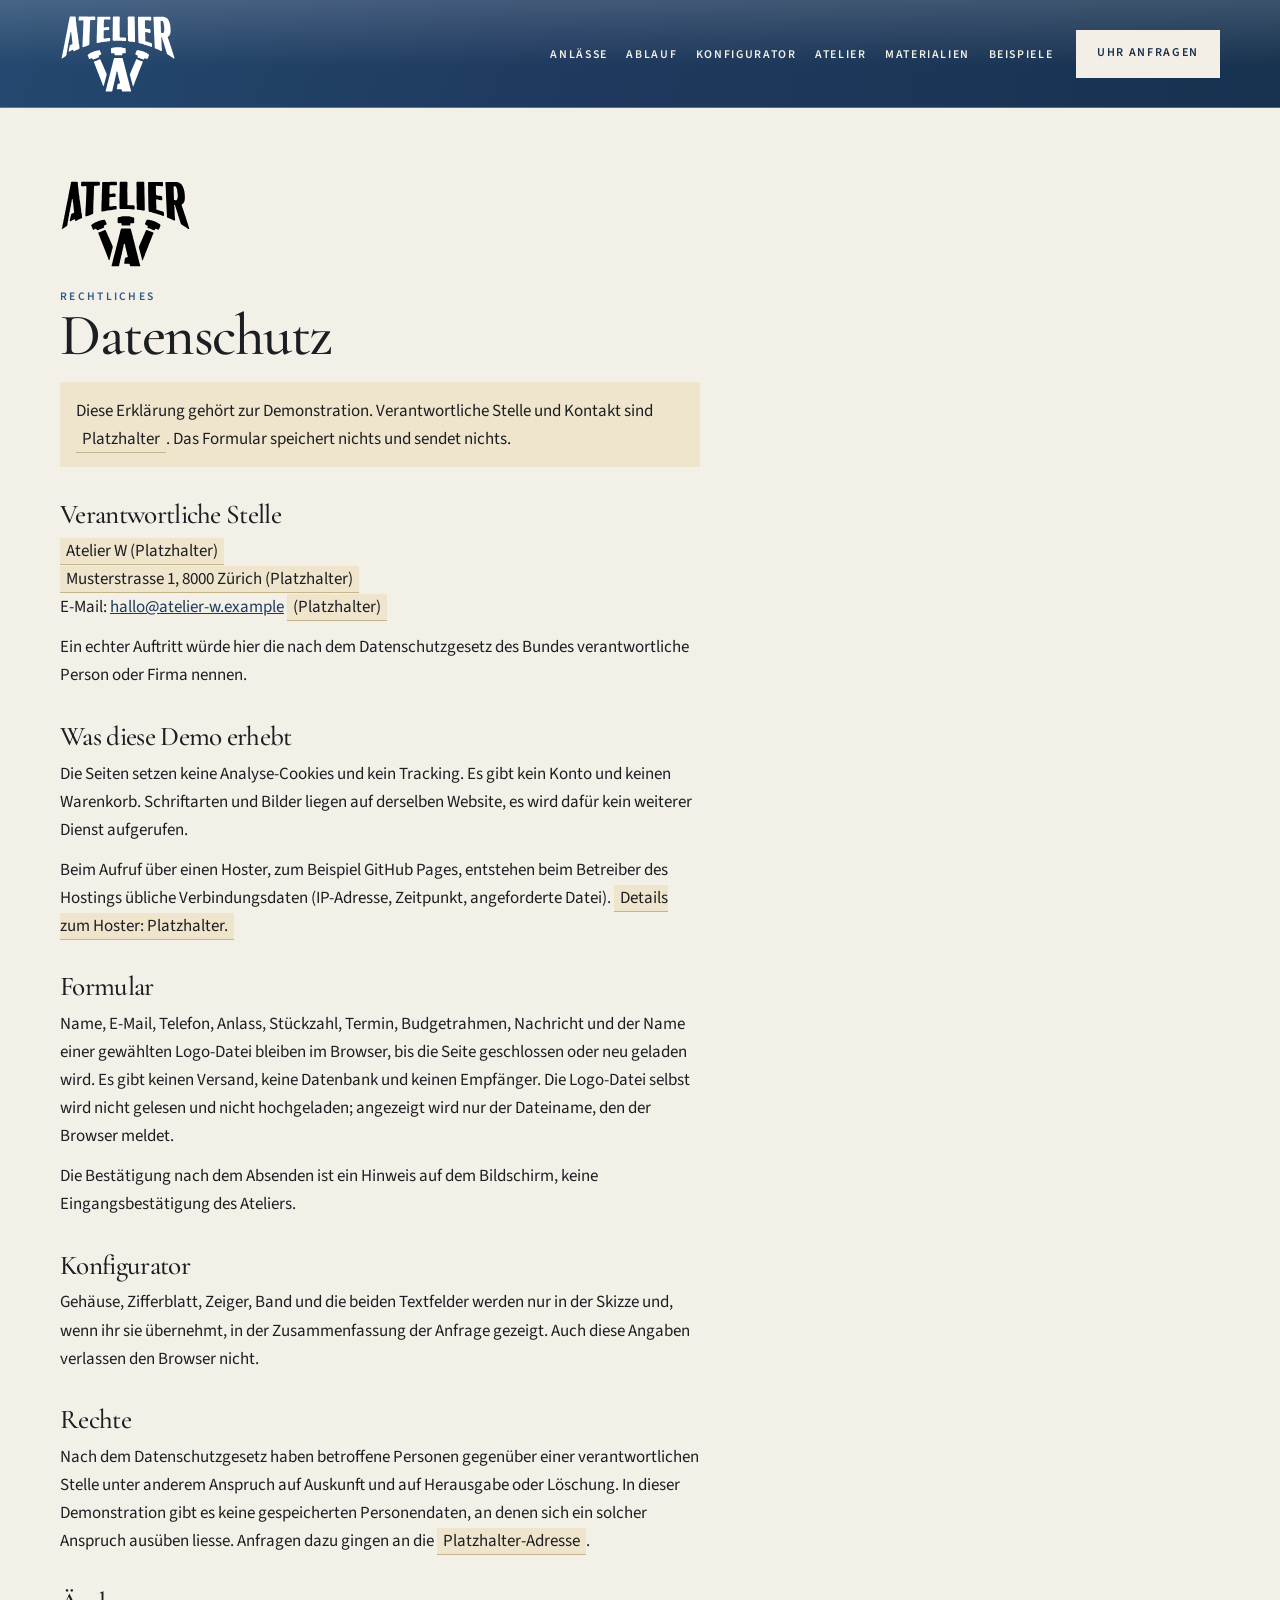
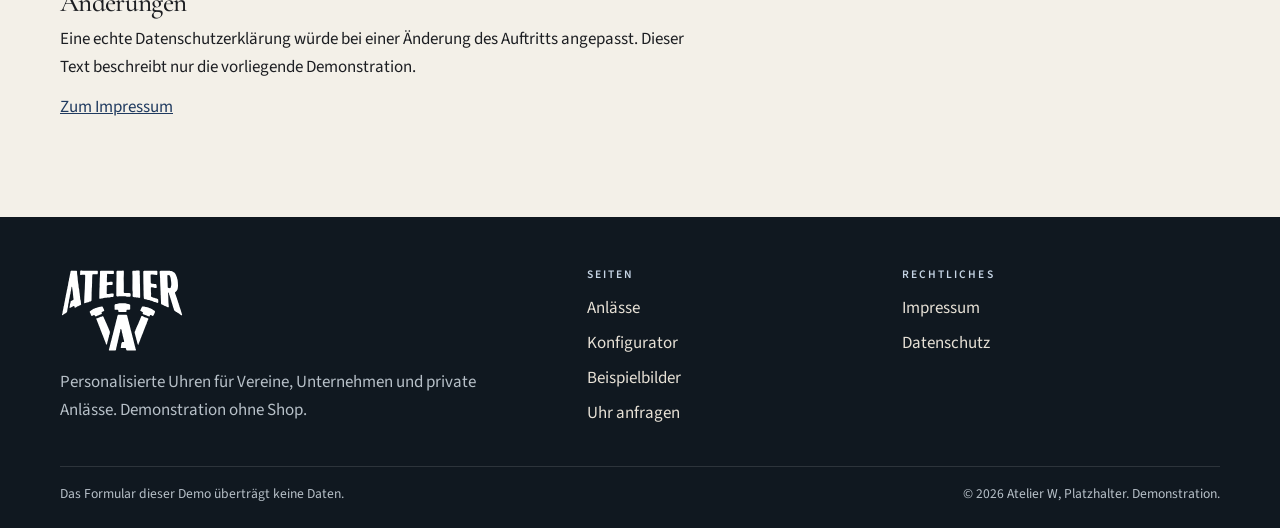
<file: datenschutz.html>
<!DOCTYPE html>
<html lang="de-CH">
<head>
  <meta charset="utf-8">
  <meta name="viewport" content="width=device-width, initial-scale=1">
  <title>Datenschutz — Atelier W</title>
  <meta name="description" content="Datenschutzhinweis der Demonstrationswebsite Atelier W. Das Formular überträgt keine Daten.">
  <meta name="theme-color" content="#1f3a5f">
  <link rel="icon" href="assets/logo/atelier-w-logo.svg" type="image/svg+xml">
  <link rel="stylesheet" href="css/styles.css">
  <script>document.documentElement.classList.add("js");</script>
  <noscript>
    <style>
      @media (max-width: 1119px) {
        .nav-toggle { display: none !important; }
        .nav-panel { position: static !important; opacity: 1 !important; visibility: visible !important; transform: none !important; background: transparent !important; display: flex !important; flex-direction: row !important; flex-wrap: wrap !important; padding: 0 !important; }
        .header-bar { height: auto; min-height: var(--nav-h); flex-wrap: wrap; padding: 0.75rem 0; }
        .site-header { height: auto; }
        .nav-links { display: flex !important; flex-wrap: wrap; gap: 0.4rem 0.9rem !important; }
        .nav-links a { font-family: var(--sans) !important; font-size: 0.78rem !important; letter-spacing: 0.12em !important; text-transform: uppercase !important; border-bottom: 0 !important; padding: 0.35rem 0 !important; }
      }
    </style>
  </noscript>
</head>
<body>
  <a class="skip" href="#inhalt">Zum Inhalt</a>
  <header class="site-header">
    <div class="wrap header-bar">
      <a class="brand" href="index.html">
        <img src="assets/logo/atelier-w-logo-white.svg" alt="Atelier W" width="116" height="78">
      </a>
      <button class="nav-toggle" id="navToggle" type="button" aria-expanded="false" aria-controls="navPanel" aria-label="Menü">
        <svg class="icon-menu" viewBox="0 0 24 24" aria-hidden="true"><path d="M4 8h16M4 16h16" fill="none" stroke="currentColor" stroke-width="1.2"></path></svg>
        <svg class="icon-close is-hidden" viewBox="0 0 24 24" aria-hidden="true"><path d="M6 6l12 12M18 6L6 18" fill="none" stroke="currentColor" stroke-width="1.2"></path></svg>
      </button>
      <div class="nav-panel" id="navPanel">
        <nav aria-label="Hauptnavigation">
          <ul class="nav-links">
            <li><a href="index.html#anlaesse">Anlässe</a></li>
            <li><a href="index.html#ablauf">Ablauf</a></li>
            <li><a href="index.html#konfigurator">Konfigurator</a></li>
            <li><a href="index.html#atelier">Atelier</a></li>
            <li><a href="index.html#materialien">Materialien</a></li>
            <li><a href="index.html#beispiele">Beispiele</a></li>
          </ul>
        </nav>
        <a class="btn btn-ivory nav-cta" href="index.html#anfrage">Uhr anfragen</a>
      </div>
    </div>
  </header>
  <main id="inhalt" class="legal">
    <article class="wrap">
      <img class="legal-mark" src="assets/logo/atelier-w-logo.svg" alt="" width="131" height="88">
      <p class="eyebrow">Rechtliches</p>
      <h1>Datenschutz</h1>
      <p class="legal-note">Diese Erklärung gehört zur Demonstration. Verantwortliche Stelle und Kontakt sind <span class="ph">Platzhalter</span>. Das Formular speichert nichts und sendet nichts.</p>

      <h2>Verantwortliche Stelle</h2>
      <p><span class="ph">Atelier W (Platzhalter)</span><br>
      <span class="ph">Musterstrasse 1, 8000 Zürich (Platzhalter)</span><br>
      E-Mail: <a href="mailto:hallo@atelier-w.example">hallo@atelier-w.example</a> <span class="ph">(Platzhalter)</span></p>
      <p>Ein echter Auftritt würde hier die nach dem Datenschutzgesetz des Bundes verantwortliche Person oder Firma nennen.</p>

      <h2>Was diese Demo erhebt</h2>
      <p>Die Seiten setzen keine Analyse-Cookies und kein Tracking. Es gibt kein Konto und keinen Warenkorb. Schriftarten und Bilder liegen auf derselben Website, es wird dafür kein weiterer Dienst aufgerufen.</p>
      <p>Beim Aufruf über einen Hoster, zum Beispiel GitHub Pages, entstehen beim Betreiber des Hostings übliche Verbindungsdaten (IP-Adresse, Zeitpunkt, angeforderte Datei). <span class="ph">Details zum Hoster: Platzhalter.</span></p>

      <h2>Formular</h2>
      <p>Name, E-Mail, Telefon, Anlass, Stückzahl, Termin, Budgetrahmen, Nachricht und der Name einer gewählten Logo-Datei bleiben im Browser, bis die Seite geschlossen oder neu geladen wird. Es gibt keinen Versand, keine Datenbank und keinen Empfänger. Die Logo-Datei selbst wird nicht gelesen und nicht hochgeladen; angezeigt wird nur der Dateiname, den der Browser meldet.</p>
      <p>Die Bestätigung nach dem Absenden ist ein Hinweis auf dem Bildschirm, keine Eingangsbestätigung des Ateliers.</p>

      <h2>Konfigurator</h2>
      <p>Gehäuse, Zifferblatt, Zeiger, Band und die beiden Textfelder werden nur in der Skizze und, wenn ihr sie übernehmt, in der Zusammenfassung der Anfrage gezeigt. Auch diese Angaben verlassen den Browser nicht.</p>

      <h2>Rechte</h2>
      <p>Nach dem Datenschutzgesetz haben betroffene Personen gegenüber einer verantwortlichen Stelle unter anderem Anspruch auf Auskunft und auf Herausgabe oder Löschung. In dieser Demonstration gibt es keine gespeicherten Personendaten, an denen sich ein solcher Anspruch ausüben liesse. Anfragen dazu gingen an die <span class="ph">Platzhalter-Adresse</span>.</p>

      <h2>Änderungen</h2>
      <p>Eine echte Datenschutzerklärung würde bei einer Änderung des Auftritts angepasst. Dieser Text beschreibt nur die vorliegende Demonstration.</p>
      <p><a href="impressum.html">Zum Impressum</a></p>
    </article>
  </main>
  <footer class="footer">
    <div class="wrap footer-grid">
      <div>
        <img class="footer-logo" src="assets/logo/atelier-w-logo-white.svg" alt="Atelier W" width="124" height="83">
        <p class="fine">Personalisierte Uhren für Vereine, Unternehmen und private Anlässe. Demonstration ohne Shop.</p>
      </div>
      <div>
        <h2>Seiten</h2>
        <ul>
          <li><a href="index.html#anlaesse">Anlässe</a></li>
          <li><a href="index.html#konfigurator">Konfigurator</a></li>
          <li><a href="index.html#beispiele">Beispielbilder</a></li>
          <li><a href="index.html#anfrage">Uhr anfragen</a></li>
        </ul>
      </div>
      <div>
        <h2>Rechtliches</h2>
        <ul>
          <li><a href="impressum.html">Impressum</a></li>
          <li><a href="datenschutz.html" aria-current="page">Datenschutz</a></li>
        </ul>
      </div>
    </div>
    <div class="wrap footer-base">
      <p>Das Formular dieser Demo überträgt keine Daten.</p>
      <p>© 2026 Atelier W, Platzhalter. Demonstration.</p>
    </div>
  </footer>
  <script src="js/site.js" defer></script>
</body>
</html>
</file>
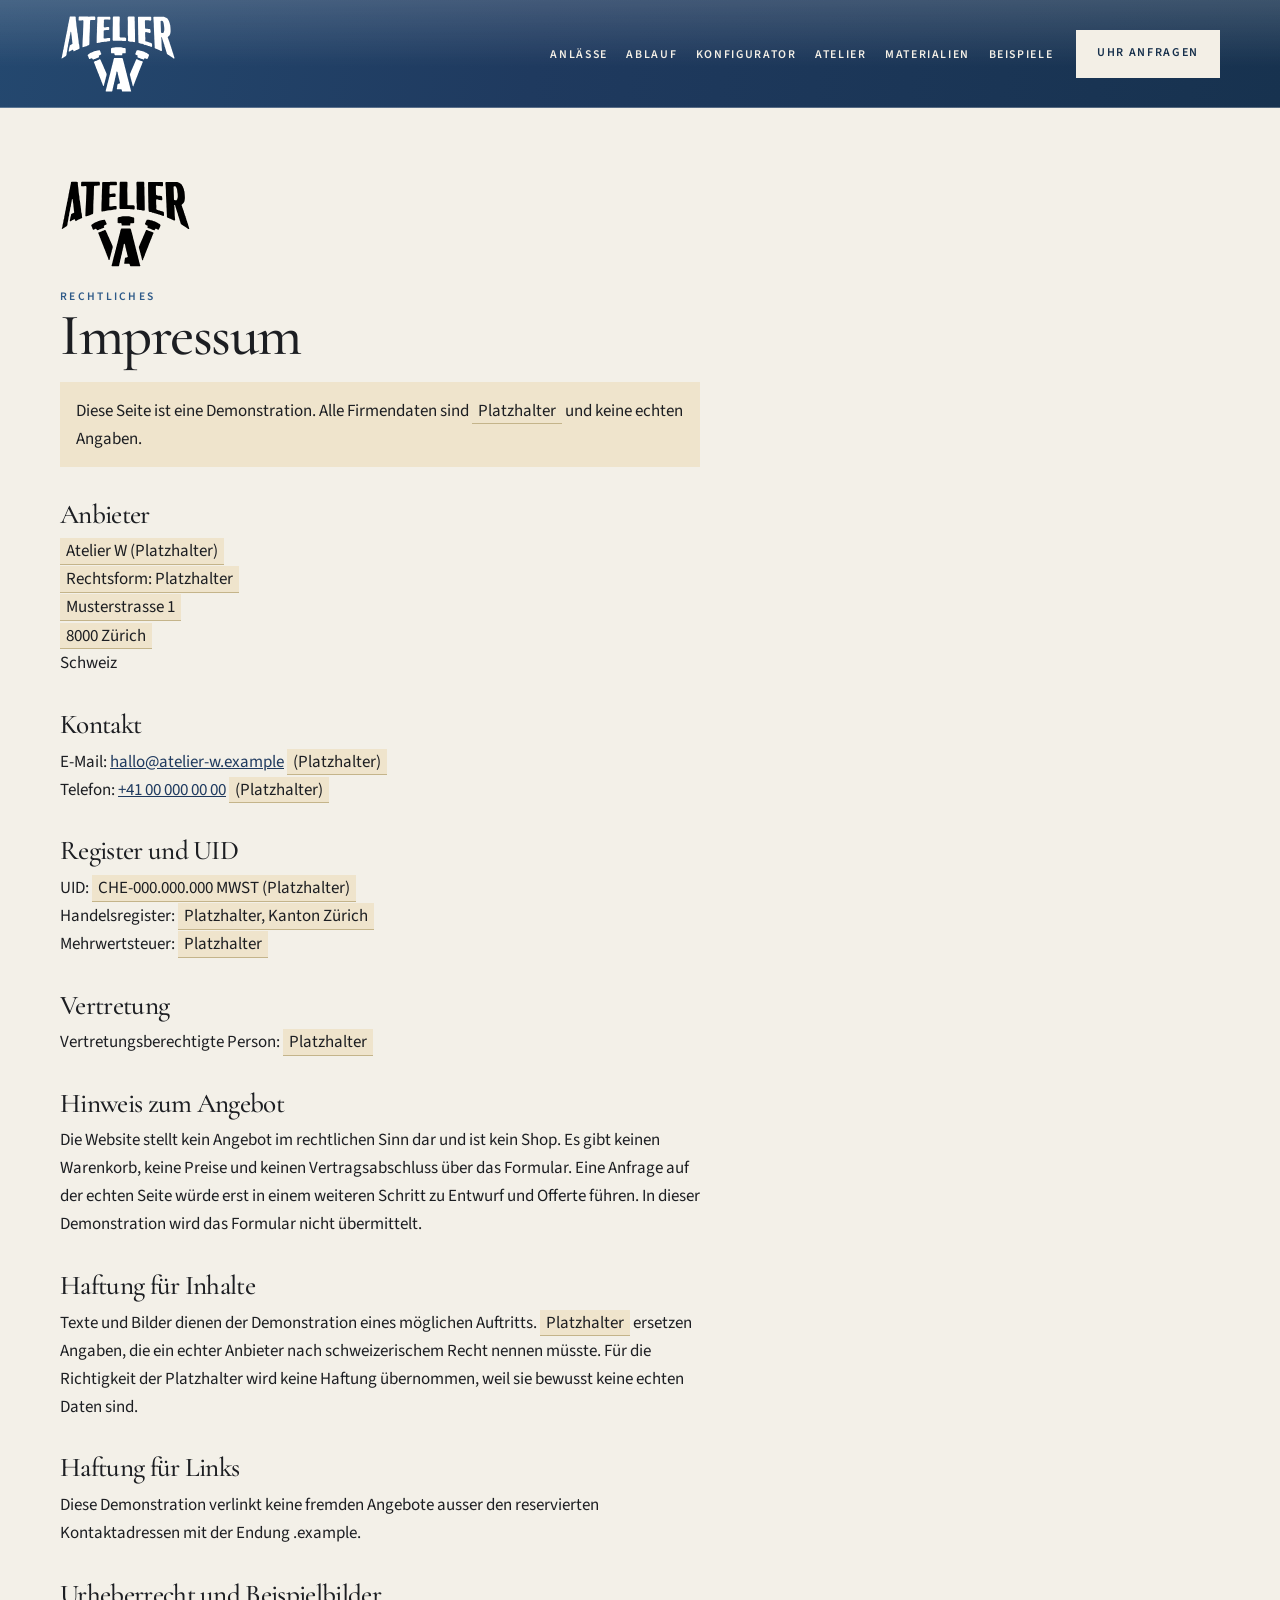
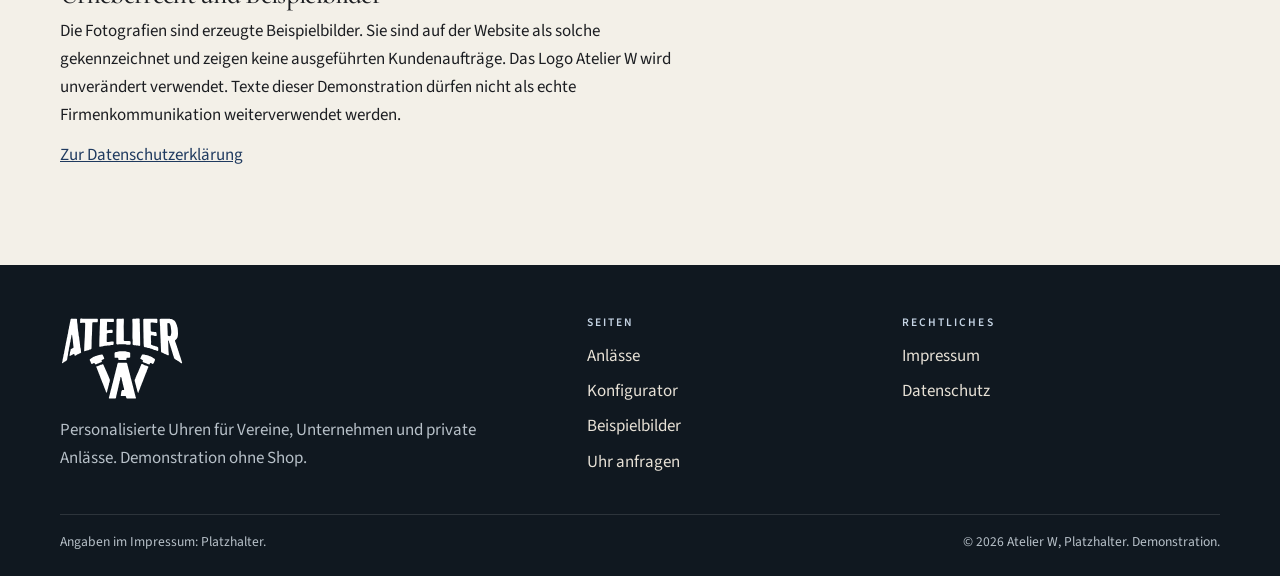
<file: impressum.html>
<!DOCTYPE html>
<html lang="de-CH">
<head>
  <meta charset="utf-8">
  <meta name="viewport" content="width=device-width, initial-scale=1">
  <title>Impressum — Atelier W</title>
  <meta name="description" content="Impressum der Demonstrationswebsite Atelier W. Angaben sind Platzhalter.">
  <meta name="theme-color" content="#1f3a5f">
  <link rel="icon" href="assets/logo/atelier-w-logo.svg" type="image/svg+xml">
  <link rel="stylesheet" href="css/styles.css">
  <script>document.documentElement.classList.add("js");</script>
  <noscript>
    <style>
      @media (max-width: 1119px) {
        .nav-toggle { display: none !important; }
        .nav-panel { position: static !important; opacity: 1 !important; visibility: visible !important; transform: none !important; background: transparent !important; display: flex !important; flex-direction: row !important; flex-wrap: wrap !important; padding: 0 !important; }
        .header-bar { height: auto; min-height: var(--nav-h); flex-wrap: wrap; padding: 0.75rem 0; }
        .site-header { height: auto; }
        .nav-links { display: flex !important; flex-wrap: wrap; gap: 0.4rem 0.9rem !important; }
        .nav-links a { font-family: var(--sans) !important; font-size: 0.78rem !important; letter-spacing: 0.12em !important; text-transform: uppercase !important; border-bottom: 0 !important; padding: 0.35rem 0 !important; }
      }
    </style>
  </noscript>
</head>
<body>
  <a class="skip" href="#inhalt">Zum Inhalt</a>
  <header class="site-header">
    <div class="wrap header-bar">
      <a class="brand" href="index.html">
        <img src="assets/logo/atelier-w-logo-white.svg" alt="Atelier W" width="116" height="78">
      </a>
      <button class="nav-toggle" id="navToggle" type="button" aria-expanded="false" aria-controls="navPanel" aria-label="Menü">
        <svg class="icon-menu" viewBox="0 0 24 24" aria-hidden="true"><path d="M4 8h16M4 16h16" fill="none" stroke="currentColor" stroke-width="1.2"></path></svg>
        <svg class="icon-close is-hidden" viewBox="0 0 24 24" aria-hidden="true"><path d="M6 6l12 12M18 6L6 18" fill="none" stroke="currentColor" stroke-width="1.2"></path></svg>
      </button>
      <div class="nav-panel" id="navPanel">
        <nav aria-label="Hauptnavigation">
          <ul class="nav-links">
            <li><a href="index.html#anlaesse">Anlässe</a></li>
            <li><a href="index.html#ablauf">Ablauf</a></li>
            <li><a href="index.html#konfigurator">Konfigurator</a></li>
            <li><a href="index.html#atelier">Atelier</a></li>
            <li><a href="index.html#materialien">Materialien</a></li>
            <li><a href="index.html#beispiele">Beispiele</a></li>
          </ul>
        </nav>
        <a class="btn btn-ivory nav-cta" href="index.html#anfrage">Uhr anfragen</a>
      </div>
    </div>
  </header>
  <main id="inhalt" class="legal">
    <article class="wrap">
      <img class="legal-mark" src="assets/logo/atelier-w-logo.svg" alt="" width="131" height="88">
      <p class="eyebrow">Rechtliches</p>
      <h1>Impressum</h1>
      <p class="legal-note">Diese Seite ist eine Demonstration. Alle Firmendaten sind <span class="ph">Platzhalter</span> und keine echten Angaben.</p>

      <h2>Anbieter</h2>
      <p><span class="ph">Atelier W (Platzhalter)</span><br>
      <span class="ph">Rechtsform: Platzhalter</span><br>
      <span class="ph">Musterstrasse 1</span><br>
      <span class="ph">8000 Zürich</span><br>
      Schweiz</p>

      <h2>Kontakt</h2>
      <p>E-Mail: <a href="mailto:hallo@atelier-w.example">hallo@atelier-w.example</a> <span class="ph">(Platzhalter)</span><br>
      Telefon: <a href="tel:+41000000000">+41 00 000 00 00</a> <span class="ph">(Platzhalter)</span></p>

      <h2>Register und UID</h2>
      <p>UID: <span class="ph">CHE-000.000.000 MWST (Platzhalter)</span><br>
      Handelsregister: <span class="ph">Platzhalter, Kanton Zürich</span><br>
      Mehrwertsteuer: <span class="ph">Platzhalter</span></p>

      <h2>Vertretung</h2>
      <p>Vertretungsberechtigte Person: <span class="ph">Platzhalter</span></p>

      <h2>Hinweis zum Angebot</h2>
      <p>Die Website stellt kein Angebot im rechtlichen Sinn dar und ist kein Shop. Es gibt keinen Warenkorb, keine Preise und keinen Vertragsabschluss über das Formular. Eine Anfrage auf der echten Seite würde erst in einem weiteren Schritt zu Entwurf und Offerte führen. In dieser Demonstration wird das Formular nicht übermittelt.</p>

      <h2>Haftung für Inhalte</h2>
      <p>Texte und Bilder dienen der Demonstration eines möglichen Auftritts. <span class="ph">Platzhalter</span> ersetzen Angaben, die ein echter Anbieter nach schweizerischem Recht nennen müsste. Für die Richtigkeit der Platzhalter wird keine Haftung übernommen, weil sie bewusst keine echten Daten sind.</p>

      <h2>Haftung für Links</h2>
      <p>Diese Demonstration verlinkt keine fremden Angebote ausser den reservierten Kontaktadressen mit der Endung .example.</p>

      <h2>Urheberrecht und Beispielbilder</h2>
      <p>Die Fotografien sind erzeugte Beispielbilder. Sie sind auf der Website als solche gekennzeichnet und zeigen keine ausgeführten Kundenaufträge. Das Logo Atelier W wird unverändert verwendet. Texte dieser Demonstration dürfen nicht als echte Firmenkommunikation weiterverwendet werden.</p>
      <p><a href="datenschutz.html">Zur Datenschutzerklärung</a></p>
    </article>
  </main>
  <footer class="footer">
    <div class="wrap footer-grid">
      <div>
        <img class="footer-logo" src="assets/logo/atelier-w-logo-white.svg" alt="Atelier W" width="124" height="83">
        <p class="fine">Personalisierte Uhren für Vereine, Unternehmen und private Anlässe. Demonstration ohne Shop.</p>
      </div>
      <div>
        <h2>Seiten</h2>
        <ul>
          <li><a href="index.html#anlaesse">Anlässe</a></li>
          <li><a href="index.html#konfigurator">Konfigurator</a></li>
          <li><a href="index.html#beispiele">Beispielbilder</a></li>
          <li><a href="index.html#anfrage">Uhr anfragen</a></li>
        </ul>
      </div>
      <div>
        <h2>Rechtliches</h2>
        <ul>
          <li><a href="impressum.html" aria-current="page">Impressum</a></li>
          <li><a href="datenschutz.html">Datenschutz</a></li>
        </ul>
      </div>
    </div>
    <div class="wrap footer-base">
      <p>Angaben im Impressum: Platzhalter.</p>
      <p>© 2026 Atelier W, Platzhalter. Demonstration.</p>
    </div>
  </footer>
  <script src="js/site.js" defer></script>
</body>
</html>
</file>
<file: css/styles.css>
/* Atelier W — demonstration site */

@font-face {
  font-family: "Cormorant Garamond";
  src: url("../assets/fonts/cormorant-garamond-500.woff2") format("woff2");
  font-weight: 500;
  font-style: normal;
  font-display: swap;
}

@font-face {
  font-family: "Cormorant Garamond";
  src: url("../assets/fonts/cormorant-garamond-600.woff2") format("woff2");
  font-weight: 600;
  font-style: normal;
  font-display: swap;
}

@font-face {
  font-family: "Cormorant Garamond";
  src: url("../assets/fonts/cormorant-garamond-500-italic.woff2") format("woff2");
  font-weight: 500;
  font-style: italic;
  font-display: swap;
}

@font-face {
  font-family: "Source Sans 3";
  src: url("../assets/fonts/source-sans-3-400.woff2") format("woff2");
  font-weight: 400;
  font-style: normal;
  font-display: swap;
}

@font-face {
  font-family: "Source Sans 3";
  src: url("../assets/fonts/source-sans-3-500.woff2") format("woff2");
  font-weight: 500;
  font-style: normal;
  font-display: swap;
}

@font-face {
  font-family: "Source Sans 3";
  src: url("../assets/fonts/source-sans-3-600.woff2") format("woff2");
  font-weight: 600;
  font-style: normal;
  font-display: swap;
}

:root {
  --blue-950: #101820;
  --blue-900: #14283f;
  --blue-800: #1f3a5f;
  --blue-700: #28496f;
  --blue-600: #2e5a88;
  --blue-300: #c5d4e4;
  --ivory: #f3f0e8;
  --ivory-2: #fbfaf6;
  --paper: #e7e2d6;
  --cool: #e6edf3;
  --ink: #1c1e22;
  --muted: #5c6570;
  --line: rgba(28, 30, 34, 0.14);
  --silver: #c5ced6;
  --serif: "Cormorant Garamond", Palatino, "Palatino Linotype", "Book Antiqua", Georgia, serif;
  --sans: "Source Sans 3", "Helvetica Neue", Helvetica, Arial, sans-serif;
  --nav-h: 84px;
  --wrap: 1160px;
  --pad: 1.5rem;
  color-scheme: light;
}

@media (min-width: 900px) {
  :root { --nav-h: 108px; }
}

*,
*::before,
*::after { box-sizing: border-box; }

html { scroll-behavior: smooth; }

body {
  margin: 0;
  background: var(--ivory);
  color: var(--ink);
  font-family: var(--sans);
  font-size: 1.0625rem;
  line-height: 1.65;
  font-weight: 400;
  text-rendering: optimizeLegibility;
  -webkit-font-smoothing: antialiased;
}

img { max-width: 100%; display: block; }

button,
input,
select,
textarea { font: inherit; color: inherit; }

button { cursor: pointer; }

a, button { -webkit-tap-highlight-color: transparent; }

p, h1, h2, h3, h4 { overflow-wrap: break-word; }

p { margin: 0; hyphens: auto; }

h1, h2, h3 {
  font-family: var(--serif);
  font-weight: 500;
  line-height: 1.02;
  letter-spacing: -0.025em;
  margin: 0;
  text-wrap: balance;
  hyphens: manual;
}

ul, ol { margin: 0; padding: 0; }

[hidden] { display: none !important; }

[id] { scroll-margin-top: calc(var(--nav-h) + 12px); }

:focus-visible {
  outline: 2px solid var(--blue-800);
  outline-offset: 3px;
}

::selection {
  background: var(--blue-800);
  color: var(--ivory);
}

.skip {
  position: absolute;
  left: 1rem;
  top: 0;
  transform: translateY(-140%);
  background: var(--ivory-2);
  color: var(--ink);
  padding: 0.7rem 1rem;
  z-index: 80;
  text-decoration: none;
}

.skip:focus { transform: none; top: 0.7rem; }

.wrap {
  width: min(var(--wrap), calc(100% - (var(--pad) * 2)));
  margin-inline: auto;
}

.eyebrow {
  font-family: var(--sans);
  font-size: 0.72rem;
  font-weight: 600;
  letter-spacing: 0.2em;
  text-transform: uppercase;
  color: var(--blue-600);
  margin: 0;
}

.lead {
  font-size: 1.125rem;
  line-height: 1.6;
  color: var(--muted);
  max-width: 38rem;
}

.section {
  padding: clamp(4.25rem, 8vw, 7.25rem) 0;
}

.section-head {
  display: grid;
  gap: 0.9rem;
  max-width: 40rem;
  margin-bottom: clamp(2rem, 4vw, 3.2rem);
}

.section-head h2,
.legal h1,
.hero h1 {
  font-size: clamp(2.35rem, 4.6vw, 3.7rem);
}

/* Header */

.site-header {
  position: sticky;
  top: 0;
  z-index: 40;
  height: var(--nav-h);
  color: #f3efe6;
  background-color: var(--blue-800);
  background-image:
    linear-gradient(180deg, rgba(255, 255, 255, 0.16), rgba(255, 255, 255, 0) 62%),
    linear-gradient(100deg, #24486f 0%, #1f3a5f 42%, #17324f 100%);
  border-bottom: 1px solid rgba(255, 255, 255, 0.12);
}

.site-header :focus-visible,
.hero :focus-visible,
.vitrine :focus-visible,
.facts :focus-visible,
.request :focus-visible,
.footer :focus-visible {
  outline-color: #f4f0e8;
}

.header-bar {
  height: 100%;
  display: flex;
  align-items: center;
  justify-content: space-between;
  gap: 1rem;
}

.brand {
  display: flex;
  align-items: center;
  flex: 0 0 auto;
  text-decoration: none;
}

.brand img {
  width: 80px;
  height: 54px;
}

@media (min-width: 900px) {
  .brand img { width: 116px; height: 78px; }
}

.nav-toggle {
  display: none;
  width: 46px;
  height: 46px;
  place-items: center;
  padding: 0;
  color: #f3efe6;
  background: transparent;
  border: 1px solid rgba(243, 239, 230, 0.45);
}

.nav-toggle svg { width: 22px; height: 22px; display: block; }
.nav-toggle .is-hidden { display: none !important; }

.nav-panel {
  display: flex;
  align-items: center;
  gap: 1.35rem;
}

.nav-links {
  display: flex;
  align-items: center;
  gap: 1.05rem;
  list-style: none;
}

.nav-links a {
  color: #f3efe6;
  text-decoration: none;
  font-size: 0.74rem;
  font-weight: 600;
  letter-spacing: 0.14em;
  text-transform: uppercase;
  padding: 0.45rem 0.05rem;
  white-space: nowrap;
}

.nav-cta { white-space: nowrap; }

@media (max-width: 1119px) {
  .nav-toggle { display: grid; }

  .nav-panel {
    position: fixed;
    inset: var(--nav-h) 0 0 0;
    z-index: 30;
    display: flex;
    flex-direction: column;
    align-items: flex-start;
    gap: 1.5rem;
    padding: 1.25rem var(--pad) 2.5rem;
    background:
      linear-gradient(180deg, rgba(255, 255, 255, 0.08), transparent 24%),
      #14283f;
    opacity: 0;
    visibility: hidden;
    transform: translateY(-8px);
    overflow: auto;
    transition: opacity 0.35s ease, transform 0.35s ease, visibility 0.35s ease;
  }

  .nav-panel.is-open {
    opacity: 1;
    visibility: visible;
    transform: none;
  }

  .nav-links {
    display: grid;
    width: 100%;
    gap: 0;
  }

  .nav-links a {
    font-family: var(--serif);
    font-size: 2.05rem;
    font-weight: 500;
    letter-spacing: -0.02em;
    text-transform: none;
    padding: 0.85rem 0;
    border-bottom: 1px solid rgba(255, 255, 255, 0.12);
    white-space: normal;
  }
}

html.nav-open,
html.nav-open body { overflow: hidden; }

/* Buttons and links */

.btn {
  display: inline-flex;
  align-items: center;
  justify-content: center;
  gap: 0.65rem;
  min-height: 48px;
  padding: 0.8rem 1.25rem;
  border: 1px solid transparent;
  text-decoration: none;
  font-family: var(--sans);
  font-size: 0.75rem;
  font-weight: 600;
  letter-spacing: 0.14em;
  text-transform: uppercase;
  line-height: 1.2;
  background: transparent;
}

.btn .icon { width: 18px; height: 18px; flex: 0 0 auto; }

.btn-ivory { background: #f3efe6; color: #17304c; }

.btn-solid { background: var(--blue-800); color: #f3efe6; }

.btn-ghost {
  color: #f3efe6;
  border-color: rgba(243, 239, 230, 0.55);
}

.btn-line {
  color: var(--blue-800);
  border-color: var(--blue-800);
  background: transparent;
}

.btn-block { width: 100%; }

.text-link {
  display: inline-flex;
  align-items: center;
  gap: 0.55rem;
  padding: 0.35rem 0;
  color: var(--blue-800);
  text-decoration: none;
  font-size: 0.75rem;
  font-weight: 600;
  letter-spacing: 0.14em;
  text-transform: uppercase;
}

.text-link .icon {
  width: 18px;
  height: 18px;
  flex: 0 0 auto;
  transition: transform 0.3s ease;
}

.icon { display: block; }

/* Hero */

.hero {
  position: relative;
  background: #101318;
  color: #f3efe6;
}

.hero-media {
  position: relative;
  aspect-ratio: 16 / 9;
  background: #101318;
  overflow: hidden;
}

.hero-media picture { display: block; width: 100%; height: 100%; }

.hero-media img {
  width: 100%;
  height: 100%;
  object-fit: cover;
  object-position: 72% center;
}

.hero-copy { padding: 2.5rem 0 3.25rem; }

.hero-copy-inner {
  width: min(var(--wrap), calc(100% - (var(--pad) * 2)));
  margin-inline: auto;
  display: grid;
  gap: 1.15rem;
}

.hero .eyebrow { color: #c9d5e2; }

.hero h1 {
  font-size: clamp(2.5rem, 7.4vw, 5.2rem);
  line-height: 0.94;
  max-width: 12em;
}

.hero .lead {
  color: #d9d1c3;
  max-width: 34rem;
}

.hero-actions {
  display: flex;
  flex-wrap: wrap;
  gap: 0.75rem;
  margin-top: 0.35rem;
}

@media (min-width: 900px) {
  .h1-line { display: block; }

  .hero { min-height: calc(100svh - var(--nav-h)); }

  .hero-media {
    position: absolute;
    inset: 0;
    aspect-ratio: auto;
    height: auto;
  }

  .hero-media img {
    position: absolute;
    inset: 0;
  }

  .hero-copy {
    position: relative;
    z-index: 1;
    min-height: calc(100svh - var(--nav-h));
    display: flex;
    align-items: center;
    width: 100%;
    padding: 4.5rem 0;
    background: linear-gradient(90deg, rgba(8, 10, 14, 0.7) 0%, rgba(8, 10, 14, 0.42) 32%, rgba(8, 10, 14, 0.08) 50%, rgba(8, 10, 14, 0) 62%);
  }

  .hero-copy-inner {
    margin-left: max(var(--pad), calc((100% - var(--wrap)) / 2));
    margin-right: 0;
    width: min(36rem, calc(100% - (var(--pad) * 2)));
  }

  .hero h1 { max-width: none; }
}

/* Photos */

.photo {
  position: relative;
  overflow: hidden;
  background: #d5dbe2;
}

.photo img {
  width: 100%;
  height: auto;
  aspect-ratio: 4 / 3;
  object-fit: cover;
}

.sample-tag {
  position: absolute;
  left: 0.75rem;
  bottom: 0.75rem;
  z-index: 1;
  padding: 0.42rem 0.65rem;
  background: rgba(14, 18, 24, 0.78);
  color: #f3efe6;
  font-size: 0.62rem;
  font-weight: 600;
  letter-spacing: 0.16em;
  text-transform: uppercase;
  pointer-events: none;
}

.hero-media .sample-tag {
  left: auto;
  right: 0.85rem;
  top: 0.85rem;
  bottom: auto;
}

/* Facts */

.facts {
  color: #f3efe6;
  background-color: #1a3354;
  background-image:
    linear-gradient(180deg, rgba(255, 255, 255, 0.1), transparent 55%),
    linear-gradient(100deg, #2a527c, #1a3354 50%, #16304e);
  border-bottom: 1px solid rgba(255, 255, 255, 0.08);
}

.facts-row {
  display: grid;
}

.facts-row p {
  margin: 0;
  padding: 1.2rem 1.25rem;
  border-top: 1px solid rgba(255, 255, 255, 0.14);
  font-size: 1.02rem;
}

.facts-row p:first-child { border-top: 0; }

.fact-k {
  display: block;
  margin-bottom: 0.3rem;
  font-size: 0.68rem;
  font-weight: 600;
  letter-spacing: 0.18em;
  text-transform: uppercase;
  color: var(--blue-300);
}

@media (min-width: 760px) {
  .facts-row { grid-template-columns: repeat(3, minmax(0, 1fr)); }

  .facts-row p {
    border-top: 0;
    border-left: 1px solid rgba(255, 255, 255, 0.14);
    padding: 1.45rem 1.4rem;
  }

  .facts-row p:first-child { border-left: 0; }
}

/* Audiences */

.cards {
  display: grid;
  gap: 1rem;
}

.audience-card {
  position: relative;
  display: flex;
  flex-direction: column;
  align-items: flex-start;
  gap: 0.9rem;
  min-width: 0;
  min-height: 100%;
  padding: 1.6rem 1.35rem 1.4rem;
  background: var(--ivory-2);
  border: 1px solid var(--line);
  transition: transform 0.35s ease, border-color 0.35s ease;
}

.audience-card::before {
  content: "";
  position: absolute;
  left: 0;
  right: 0;
  top: 0;
  height: 2px;
  background: linear-gradient(90deg, #9eb0c4, #1f3a5f 46%, #e4e8ec);
}

.card-index {
  margin: 0;
  font-size: 0.72rem;
  font-weight: 600;
  letter-spacing: 0.18em;
  color: var(--blue-600);
}

.audience-card h3 { font-size: clamp(1.8rem, 2.4vw, 2.15rem); }

.audience-card p {
  margin: 0;
  color: var(--muted);
  flex: 1;
}

@media (min-width: 800px) {
  .cards { grid-template-columns: repeat(3, minmax(0, 1fr)); gap: 1.15rem; }
}

.stories {
  display: grid;
  gap: clamp(4rem, 8vw, 7rem);
  margin-top: clamp(4rem, 8vw, 6.5rem);
}

.story {
  display: grid;
  gap: 1.35rem;
  align-items: center;
  min-width: 0;
}

.story-copy {
  display: grid;
  gap: 1rem;
  min-width: 0;
}

.story-copy h3 { font-size: clamp(2rem, 3vw, 2.7rem); }

.story-copy p { color: var(--muted); max-width: 36rem; }

@media (min-width: 900px) {
  .story {
    grid-template-columns: minmax(0, 1.12fr) minmax(0, 0.88fr);
    gap: 4rem;
  }

  .story.reverse { grid-template-columns: minmax(0, 0.88fr) minmax(0, 1.12fr); }

  .story.reverse .story-copy { order: -1; }
}

/* Process */

.process-band { background: var(--cool); }

.process-grid {
  display: grid;
  gap: 2rem;
  align-items: center;
}

.steps {
  list-style: none;
  display: grid;
  gap: 0.35rem;
}

.step {
  display: grid;
  grid-template-columns: 44px minmax(0, 1fr);
  gap: 0.85rem;
  padding-bottom: 1.15rem;
}

.step-no {
  width: 36px;
  height: 36px;
  display: grid;
  place-items: center;
  border: 1px solid var(--blue-600);
  border-radius: 50%;
  background: var(--cool);
  color: var(--blue-800);
  font-size: 0.68rem;
  font-weight: 600;
  letter-spacing: 0.08em;
  position: relative;
  z-index: 1;
}

.steps { position: relative; }

.steps::before {
  content: "";
  position: absolute;
  left: 17px;
  top: 8px;
  bottom: 18px;
  width: 1px;
  background: linear-gradient(var(--blue-600), rgba(46, 90, 136, 0.15));
}

.step h3 { font-size: 1.7rem; margin-bottom: 0.25rem; }

.step p { color: var(--muted); }

@media (min-width: 900px) {
  .process-grid {
    grid-template-columns: minmax(0, 1fr) minmax(0, 1fr);
    gap: 3.5rem;
  }
}

/* Configurator */

.config-layout {
  display: grid;
  gap: 1rem;
}

.vitrine,
.controls { min-width: 0; }

.vitrine {
  color: #f3efe6;
  padding: 1.15rem 1rem 1.35rem;
  background-color: #1a3354;
  background-image:
    linear-gradient(180deg, rgba(255, 255, 255, 0.12), transparent 28%),
    linear-gradient(165deg, #2c587f, #1a3354 52%, #132743);
}

.view-toggle {
  display: flex;
  justify-content: center;
  gap: 0.5rem;
  margin-bottom: 0.35rem;
}

.view-toggle button {
  min-height: 44px;
  padding: 0.5rem 0.95rem;
  background: transparent;
  color: #f3efe6;
  border: 1px solid rgba(243, 239, 230, 0.4);
  font-family: var(--sans);
  font-size: 0.72rem;
  font-weight: 600;
  letter-spacing: 0.14em;
  text-transform: uppercase;
}

.view-toggle button[aria-pressed="true"] {
  background: #f3efe6;
  color: #17304c;
  border-color: #f3efe6;
}

.watch {
  width: min(100%, 420px);
  height: auto;
  display: block;
  margin: 0 auto;
}

.vitrine-note {
  margin: 0.35rem auto 0;
  max-width: 28rem;
  text-align: center;
  color: #d5dde6;
  font-size: 0.9rem;
}

.controls {
  padding: clamp(1.15rem, 2vw, 1.7rem);
  background: var(--ivory-2);
  border: 1px solid var(--line);
}

.control + .control {
  margin-top: 1.2rem;
  padding-top: 1.15rem;
  border-top: 1px solid var(--line);
}

.control h3,
.label-row label,
.field label {
  font-family: var(--sans);
  font-size: 0.72rem;
  font-weight: 600;
  letter-spacing: 0.16em;
  text-transform: uppercase;
  color: var(--blue-800);
}

.control h3 { margin: 0 0 0.75rem; }

.opt-grid {
  display: grid;
  grid-template-columns: repeat(auto-fit, minmax(8.6rem, 1fr));
  gap: 0.5rem;
}

.opt {
  min-height: 48px;
  padding: 0.7rem 0.85rem;
  text-align: left;
  background: transparent;
  border: 1px solid var(--line);
  font-family: var(--sans);
  font-size: 0.98rem;
}

.opt[aria-pressed="true"] {
  background: var(--blue-800);
  color: #f3efe6;
  border-color: var(--blue-800);
}

.label-row {
  display: flex;
  justify-content: space-between;
  align-items: baseline;
  gap: 1rem;
  margin-bottom: 0.45rem;
}

.count {
  font-size: 0.78rem;
  letter-spacing: 0.06em;
  color: var(--muted);
}

.hint {
  margin-top: 0.4rem;
  color: var(--muted);
  font-size: 0.9rem;
}

@media (min-width: 980px) {
  .config-layout {
    grid-template-columns: minmax(0, 1.05fr) minmax(0, 0.95fr);
    gap: 1.25rem;
    align-items: start;
  }
}

@media (min-width: 980px) and (hover: hover) and (pointer: fine) {
  .vitrine { position: sticky; top: calc(var(--nav-h) + 1rem); }
}

/* Watch preview */

.strap { display: none; }
.hands { display: none; }
.face-back { display: none; }
.grain { display: none; }

.watch[data-strap="stahl"] .strap-stahl,
.watch[data-strap="leder-braun"] .strap-leder-braun,
.watch[data-strap="leder-schwarz"] .strap-leder-schwarz,
.watch[data-strap="kautschuk"] .strap-kautschuk { display: block; }

.watch[data-hands="dauphine"] .hands-dauphine,
.watch[data-hands="baton"] .hands-baton,
.watch[data-hands="feuille"] .hands-feuille { display: block; }

.watch[data-view="back"] .face-front { display: none; }
.watch[data-view="back"] .face-back { display: block; }

.watch[data-finish="poliert"] .metal-fill { fill: url(#gradPoliert); }
.watch[data-finish="poliert"] .metal-stroke { stroke: url(#gradPoliert); }
.watch[data-finish="gebuerstet"] .metal-fill { fill: url(#gradBrush); }
.watch[data-finish="gebuerstet"] .metal-stroke { stroke: url(#gradBrush); }
.watch[data-finish="pvd"] .metal-fill { fill: url(#gradPvd); }
.watch[data-finish="pvd"] .metal-stroke { stroke: url(#gradPvd); }

.watch[data-dial="blau"] .dial { fill: url(#dialBlau); }
.watch[data-dial="silber"] .dial { fill: url(#dialSilber); }
.watch[data-dial="graphit"] .dial { fill: url(#dialGraphit); }
.watch[data-dial="elfenbein"] .dial { fill: url(#dialElfenbein); }

.bezel { stroke-width: 15; }

.rehaut { fill: none; stroke: #93a0ab; stroke-width: 7; }
.watch[data-finish="poliert"] .rehaut { stroke: #dfe5ea; }
.watch[data-finish="pvd"] .rehaut { stroke: #141618; }

.dial-ink { color: #f3efe6; }
.watch[data-dial="silber"] .dial-ink,
.watch[data-dial="elfenbein"] .dial-ink { color: #24282d; }

.indices,
.hands { fill: currentColor; }

#dialText {
  fill: currentColor;
  font-family: "Source Sans 3", "Helvetica Neue", Helvetica, Arial, sans-serif;
  font-weight: 600;
  font-size: 13px;
  letter-spacing: 1.4px;
}

.second-hand {
  fill: none;
  stroke: currentColor;
  stroke-width: 1.15;
  stroke-linecap: round;
}

.pin { fill: #d7dee4; stroke: rgba(0, 0, 0, 0.28); stroke-width: 0.6; }
.pin-dot { fill: #f6f3ec; }
.watch[data-dial="silber"] .pin,
.watch[data-dial="elfenbein"] .pin { fill: #2a3036; stroke: rgba(255, 255, 255, 0.35); }
.watch[data-dial="silber"] .pin-dot,
.watch[data-dial="elfenbein"] .pin-dot { fill: #d5dbe1; }

.rim { fill: none; stroke: rgba(255, 255, 255, 0.55); stroke-width: 1.15; }
.watch[data-finish="pvd"] .rim { stroke: rgba(255, 255, 255, 0.28); }

.link-mid { fill: rgba(255, 255, 255, 0.14); }
.watch[data-finish="poliert"] .link-mid { fill: rgba(255, 255, 255, 0.32); }
.watch[data-finish="pvd"] .link-mid { fill: rgba(255, 255, 255, 0.06); }

.knurl { fill: none; stroke: rgba(0, 0, 0, 0.4); stroke-width: 0.8; }
.watch[data-finish="pvd"] .knurl { stroke: rgba(255, 255, 255, 0.45); }

.strap-leder-braun .leather { fill: url(#leatherBrown); }
.strap-leder-schwarz .leather { fill: url(#leatherBlack); }
.strap-kautschuk .rubber { fill: url(#rubberBlue); }

.stitch { fill: none; stroke-width: 1; stroke-linecap: round; stroke-dasharray: 1.6 2.4; }
.strap-leder-braun .stitch { stroke: #ead8c4; }
.strap-leder-schwarz .stitch { stroke: #8d9094; }

.groove {
  fill: none;
  stroke: rgba(255, 255, 255, 0.28);
  stroke-width: 1.5;
  stroke-linecap: round;
}

.grain { pointer-events: none; }
.watch[data-finish="gebuerstet"] .grain { display: block; opacity: 0.4; }
.watch[data-finish="pvd"] .grain { display: block; opacity: 0.22; }

.cb-ring { fill: none; stroke: rgba(20, 24, 28, 0.28); stroke-width: 1; }
.watch[data-finish="pvd"] .cb-ring { stroke: rgba(255, 255, 255, 0.28); }

.screw { stroke: rgba(0, 0, 0, 0.4); stroke-width: 1; }
.watch[data-finish="poliert"] .screw { fill: #f4f7f8; }
.watch[data-finish="gebuerstet"] .screw { fill: #d5dce2; }
.watch[data-finish="pvd"] .screw { fill: #3a3e44; stroke: rgba(255, 255, 255, 0.45); }

.slot { fill: none; stroke: rgba(0, 0, 0, 0.55); stroke-width: 1; }
.watch[data-finish="pvd"] .slot { stroke: rgba(255, 255, 255, 0.7); }

.engraving {
  fill: #2a3138;
  font-family: "Cormorant Garamond", Palatino, Georgia, serif;
  font-size: 15px;
}

.watch[data-finish="pvd"] .engraving { fill: #e6e8eb; }

/* Atelier and materials */

.pull {
  margin: 0;
  padding: 0.15rem 0 0.15rem 1rem;
  border-left: 1px solid var(--blue-600);
  font-family: var(--serif);
  font-style: italic;
  font-weight: 500;
  font-size: clamp(1.55rem, 2.3vw, 2.05rem);
  line-height: 1.25;
  letter-spacing: -0.02em;
  color: var(--blue-800);
}

.atelier-grid,
.materials-grid {
  display: grid;
  gap: 1.5rem;
  align-items: center;
}

.atelier-copy,
.materials-copy {
  display: grid;
  gap: 1rem;
  min-width: 0;
}

.mat-list {
  display: grid;
  gap: 1.15rem;
  margin-top: 0.4rem;
}

.mat-list h3 { font-size: 1.55rem; margin-bottom: 0.2rem; }

.mat-list p { color: var(--muted); }

.macro { margin-top: clamp(2rem, 4vw, 3.25rem); }

.materials { background: linear-gradient(180deg, #e7eef3, #f3f0e8 78%); }

@media (min-width: 900px) {
  .atelier-grid,
  .materials-grid {
    grid-template-columns: minmax(0, 1.08fr) minmax(0, 0.92fr);
    gap: 3.5rem;
  }
}

/* Gallery */

.notice {
  margin: 0 0 1.5rem;
  padding: 1rem 1.1rem;
  border-left: 1px solid var(--blue-600);
  background: #e7edf3;
  max-width: 46rem;
}

.notice p { margin: 0; }

.gallery-grid {
  display: grid;
  gap: 1.8rem 1.15rem;
}

.shot { min-width: 0; }

.shot figcaption {
  display: grid;
  gap: 0.15rem;
  padding-top: 0.75rem;
}

.shot-kicker {
  font-size: 0.7rem;
  font-weight: 600;
  letter-spacing: 0.16em;
  text-transform: uppercase;
  color: var(--blue-600);
}

@media (min-width: 720px) {
  .gallery-grid { grid-template-columns: 1fr 1fr; }
}

/* FAQ */

.faq { max-width: 46rem; border-top: 1px solid var(--line); }

.faq-item { border-bottom: 1px solid var(--line); }

.faq-btn {
  width: 100%;
  display: flex;
  align-items: center;
  justify-content: space-between;
  gap: 1rem;
  padding: 1.2rem 0.35rem;
  background: none;
  border: 0;
  text-align: left;
  font-family: var(--serif);
  font-size: clamp(1.35rem, 2vw, 1.7rem);
  letter-spacing: -0.02em;
  line-height: 1.2;
}

.faq-btn svg {
  width: 18px;
  height: 18px;
  flex: 0 0 auto;
  transition: transform 0.3s ease;
}

.faq-btn[aria-expanded="true"] svg { transform: rotate(180deg); }

.faq-panel { padding: 0 0.35rem 1.25rem; color: var(--muted); }

.faq-panel p + p { margin-top: 0.7rem; }

/* Request */

.request {
  color: #f3efe6;
  background-color: #1a3354;
  background-image:
    linear-gradient(180deg, rgba(255, 255, 255, 0.1), transparent 26%),
    linear-gradient(165deg, #2a527c, #1a3354 48%, #132743);
}

.request .eyebrow { color: var(--blue-300); }

.request-grid {
  display: grid;
  gap: 1.75rem;
  align-items: start;
}

.request-intro {
  display: grid;
  gap: 1rem;
  min-width: 0;
}

.request-intro .lead { color: #d5dde6; }

.request-card {
  background: var(--ivory);
  color: var(--ink);
  padding: clamp(1.25rem, 2.4vw, 2.15rem);
  min-width: 0;
}

.request-card :focus-visible { outline-color: var(--blue-800); }

.config-summary {
  background: #e7edf3;
  padding: 1rem 1.05rem 1.05rem;
  margin-bottom: 1.25rem;
}

.config-summary p { margin: 0; }

.summary-kicker {
  font-size: 0.7rem;
  font-weight: 600;
  letter-spacing: 0.16em;
  text-transform: uppercase;
  color: var(--blue-800);
  margin-bottom: 0.55rem;
}

.config-summary dl,
.done dl {
  display: grid;
  gap: 0.45rem;
  margin: 0.35rem 0 0;
}

.config-summary div {
  display: grid;
  grid-template-columns: 9.2rem minmax(0, 1fr);
  gap: 0.45rem 0.75rem;
}

.config-summary dt {
  margin: 0;
  color: var(--muted);
  font-size: 0.78rem;
  letter-spacing: 0.08em;
  text-transform: uppercase;
}

.config-summary dd,
.done dd {
  margin: 0;
  overflow-wrap: anywhere;
}

.form-grid { display: grid; gap: 1rem; }

.form-row-2 { display: grid; gap: 1rem; }

.field { display: grid; gap: 0.4rem; min-width: 0; }

input,
select,
textarea {
  width: 100%;
  min-height: 48px;
  padding: 0.8rem 1rem;
  background: var(--ivory-2);
  border: 1px solid #cfc6b6;
  border-radius: 0;
  font-size: 16px;
  line-height: 1.4;
}

textarea {
  min-height: 140px;
  resize: vertical;
  padding-top: 0.85rem;
}

select {
  appearance: none;
  padding-right: 2.6rem;
  background-image: url("data:image/svg+xml;utf8,<svg xmlns='http://www.w3.org/2000/svg' viewBox='0 0 18 18'><path d='M4 7l5 5 5-5' fill='none' stroke='%231f3a5f' stroke-width='1.2'/></svg>");
  background-repeat: no-repeat;
  background-position: right 1rem center;
  background-size: 14px 14px;
}

.field.is-invalid input,
.field.is-invalid select,
.field.is-invalid textarea { border-color: #8c3a3a; }

.field-error {
  color: #8c3a3a;
  font-size: 0.88rem;
  margin: 0;
}

.form-alert {
  margin: 0 0 0.9rem;
  padding: 0.75rem 0.9rem;
  background: #f6e8e4;
  color: #6e2e2e;
}

.file-row {
  position: relative;
  display: flex;
  flex-wrap: wrap;
  align-items: center;
  gap: 0.75rem 1rem;
}

.file-input {
  position: absolute;
  width: 1px;
  height: 1px;
  padding: 0;
  margin: -1px;
  overflow: hidden;
  clip: rect(0, 0, 0, 0);
  border: 0;
}

.file-name {
  color: var(--muted);
  overflow-wrap: anywhere;
}

.form-actions { margin-top: 0.4rem; }

.done { display: grid; gap: 0.9rem; }

.done h3 { font-size: clamp(2rem, 3vw, 2.6rem); }

.done-list { display: grid; gap: 0.15rem; margin-top: 0.4rem; }

.done-list div {
  display: grid;
  gap: 0.12rem;
  padding: 0.75rem 0.15rem;
  border-top: 1px solid var(--line);
}

.done dt {
  font-size: 0.7rem;
  font-weight: 600;
  letter-spacing: 0.14em;
  text-transform: uppercase;
  color: var(--muted);
}

@media (min-width: 720px) {
  .form-row-2 { grid-template-columns: 1fr 1fr; }
}

@media (max-width: 560px) {
  .config-summary div { grid-template-columns: 1fr; gap: 0.1rem; }
}

@media (min-width: 960px) {
  .request-grid {
    grid-template-columns: minmax(0, 0.78fr) minmax(0, 1.22fr);
    gap: 3rem;
  }
}

/* Footer */

.footer {
  background: var(--blue-950);
  color: #e7e1d6;
  padding: 3.25rem 0 1.4rem;
}

.footer a { color: inherit; text-decoration: none; }

.footer-logo { width: 124px; height: 83px; margin-bottom: 1rem; }

.footer-grid {
  display: grid;
  gap: 2rem;
}

.footer h2 {
  font-family: var(--sans);
  font-size: 0.72rem;
  font-weight: 600;
  letter-spacing: 0.18em;
  text-transform: uppercase;
  color: var(--blue-300);
  margin-bottom: 0.8rem;
}

.footer ul { list-style: none; display: grid; gap: 0.45rem; }

.footer .fine { color: #b7c0c8; max-width: 28rem; }
.footer-note { margin-top: 0.8rem; }

.footer-base {
  display: flex;
  flex-wrap: wrap;
  gap: 0.6rem 1.4rem;
  justify-content: space-between;
  margin-top: 2.4rem;
  padding-top: 1rem;
  border-top: 1px solid rgba(255, 255, 255, 0.12);
  color: #b7c0c8;
  font-size: 0.85rem;
}

@media (min-width: 800px) {
  .footer-grid { grid-template-columns: 1.4fr 0.8fr 0.9fr; }
}

/* Legal */

.legal { padding: clamp(2.5rem, 6vw, 4.5rem) 0 clamp(4rem, 8vw, 6rem); }

.legal-mark {
  width: 131px;
  height: 88px;
  margin-bottom: 1.2rem;
}

.legal h1 { margin-bottom: 0.8rem; }

.legal h2 {
  font-size: 1.7rem;
  margin: 2.1rem 0 0.55rem;
}

.legal p,
.legal li { max-width: 40rem; }

.legal p + p,
.legal ul { margin-top: 0.75rem; }

.legal ul { padding-left: 1.1rem; display: grid; gap: 0.35rem; }

.legal a { color: var(--blue-800); }

.ph {
  background: #efe4cc;
  padding: 0.05em 0.35em;
  box-decoration-break: clone;
  border-bottom: 1px solid #c4b48a;
}

.legal-note {
  margin-top: 1rem;
  padding: 0.9rem 1rem;
  background: #efe4cc;
  max-width: 40rem;
}

/* Motion */

.reveal { transition: opacity 0.7s ease, transform 0.7s ease; }

html.js .reveal {
  opacity: 0;
  transform: translateY(16px);
}

html.js .reveal.is-in {
  opacity: 1;
  transform: none;
}

.delay-1 { transition-delay: 0.08s; }
.delay-2 { transition-delay: 0.16s; }

.photo img { transition: transform 0.7s ease; }

@media (hover: hover) and (pointer: fine) {
  .btn-ivory:hover { background: #fff; }
  .btn-solid:hover { background: var(--blue-700); }
  .btn-ghost:hover { background: rgba(243, 239, 230, 0.08); }
  .btn-line:hover { background: var(--blue-800); color: #f3efe6; }
  .opt:hover { border-color: var(--blue-800); }
  .nav-links a:hover { color: #fff; }
  .text-link:hover .icon { transform: translateX(4px); }
  .audience-card:hover {
    transform: translateY(-3px);
    border-color: rgba(31, 58, 95, 0.45);
  }
  .photo:hover img { transform: scale(1.03); }
  .footer a:hover { color: #fff; }
}

@media (prefers-reduced-motion: reduce) {
  html { scroll-behavior: auto; }

  *,
  *::before,
  *::after {
    animation: none !important;
    transition: none !important;
  }

  html.js .reveal {
    opacity: 1;
    transform: none;
  }
}

.noscript-banner {
  width: min(var(--wrap), calc(100% - (var(--pad) * 2)));
  margin: 0.9rem auto;
  padding: 0.85rem 1rem;
  background: #efe4cc;
}
</file>
